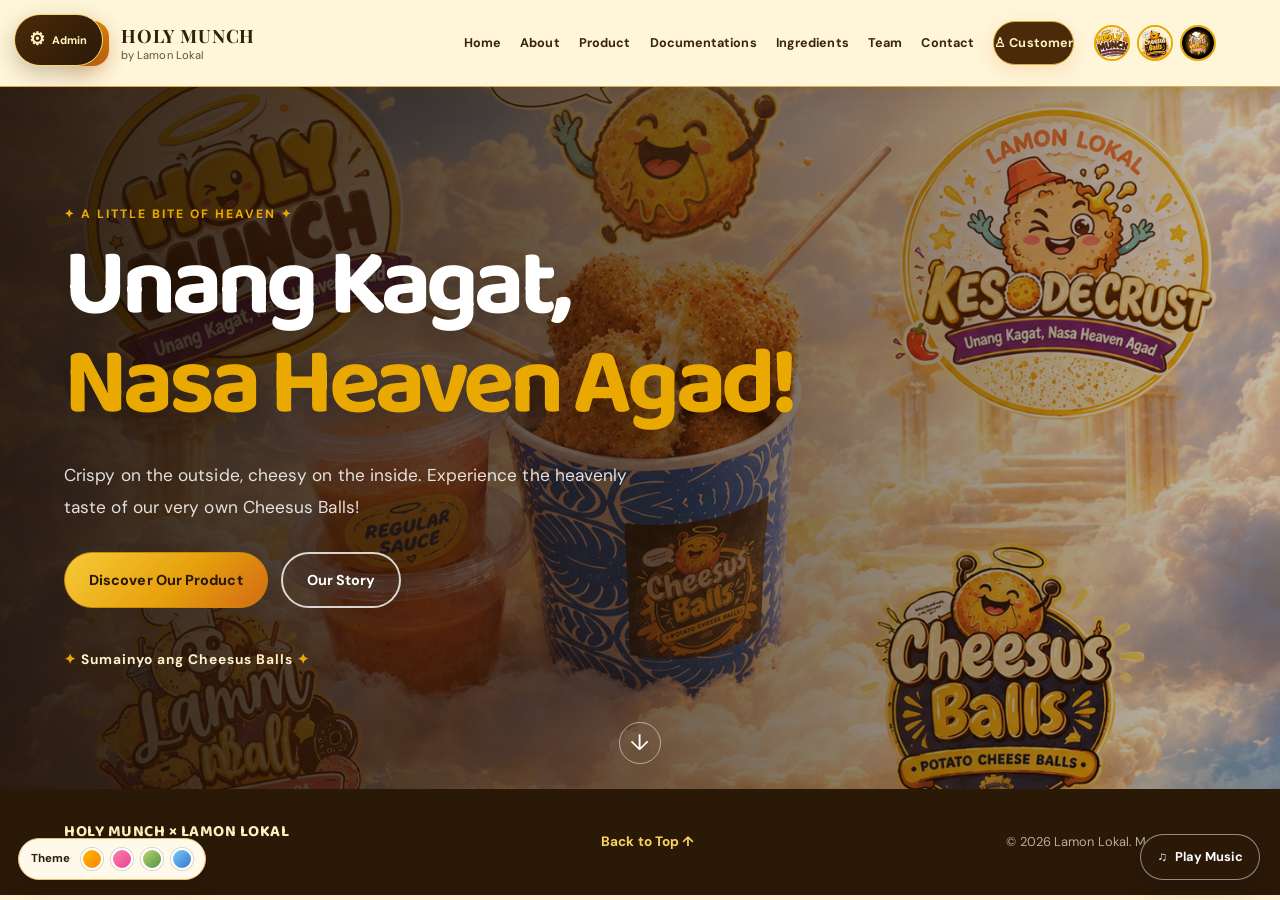
<file: index.html>
<!DOCTYPE html>

<html lang="en">
<head>
<meta charset="utf-8"/>
<meta content="width=device-width, initial-scale=1.0" name="viewport"/>
<meta content="#20170f" name="theme-color"/>
<meta content="Discover Cheesus Balls by Lamon Lokal x Holy Munch. Unang Kagat, Nasa Heaven Agad!" name="description"/>
<title>Holy Munch | Cheesus Balls</title>
<link href="https://fonts.googleapis.com" rel="preconnect"/>
<link crossorigin="" href="https://fonts.gstatic.com" rel="preconnect"/>
<link href="https://fonts.googleapis.com/css2?family=Baloo+2:wght@400;500;600;700;800&amp;family=Poppins:wght@300;400;500;600;700;800&amp;display=swap" rel="stylesheet"/>
<link href="style.css" rel="stylesheet"/>
<style>
        /* DOCUMENTATION DROPDOWN */
        .nav-dropdown {
            position: relative;
            display: flex;
            align-items: center;
        }

        .documentation-toggle {
            display: inline-flex;
            align-items: center;
            gap: 6px;
        }

        .dropdown-arrow {
            display: inline-block;
            transition: transform 0.25s ease;
        }

        .nav-dropdown:hover .dropdown-arrow,
        .nav-dropdown:focus-within .dropdown-arrow {
            transform: rotate(180deg);
        }

        .dropdown-menu {
            position: absolute;
            top: calc(100% + 12px);
            left: 0;
            z-index: 1000;
            min-width: 265px;
            padding: 10px;
            display: flex;
            flex-direction: column;
            gap: 4px;
            background: var(--card, #fff);
            border: 1px solid var(--border, #f0e3cc);
            border-radius: 14px;
            box-shadow: 0 15px 35px rgba(48, 39, 25, 0.15);
            opacity: 0;
            visibility: hidden;
            pointer-events: none;
            transform: translateY(8px);
            transition: opacity 0.22s ease, transform 0.22s ease,
                        visibility 0.22s ease;
        }

        .nav-dropdown:hover .dropdown-menu,
        .nav-dropdown:focus-within .dropdown-menu {
            opacity: 1;
            visibility: visible;
            pointer-events: auto;
            transform: translateY(0);
        }

        .dropdown-menu a {
            padding: 11px 13px;
            border-radius: 9px;
            line-height: 1.5;
            white-space: normal;
            font-size: 0.9rem;
            transition: background 0.2s ease, color 0.2s ease;
        }

        .dropdown-menu a:hover,
        .dropdown-menu a:focus-visible {
            background: var(--secondary, #ffe8a3);
            color: var(--text, #302719);
        }

        /* DOCUMENTATION DESIGN */
        .documentation-section {
            padding-top: 85px;
            padding-bottom: 85px;
        }

        .documentation-group {
            margin-top: 42px;
            scroll-margin-top: 110px;
        }

        .documentation-heading {
            display: flex;
            align-items: center;
            gap: 18px;
            margin-bottom: 24px;
        }

        .documentation-number {
            display: grid;
            place-items: center;
            flex-shrink: 0;
            width: 55px;
            height: 55px;
            border-radius: 17px;
            background: var(--secondary, #ffe8a3);
            color: var(--text, #302719);
            font-size: 1.05rem;
            font-weight: 800;
            box-shadow: 0 5px 14px rgba(48, 39, 25, 0.08);
        }

        .documentation-heading h3 {
            margin: 0 0 5px;
            line-height: 1.35;
        }

        .documentation-heading p {
            margin: 0;
            color: var(--muted, #766b5a);
            line-height: 1.7;
        }

        .documentation-grid {
            display: grid;
            grid-template-columns: repeat(3, minmax(0, 1fr));
            gap: 22px;
        }

        .documentation-card {
            height: 100%;
            overflow: hidden;
            background: var(--card, #fff);
            border: 1px solid var(--border, #f0e3cc);
            border-radius: 19px;
            box-shadow: 0 8px 25px rgba(48, 39, 25, 0.06);
            transition: transform 0.3s ease, box-shadow 0.3s ease;
        }

        .documentation-card:hover {
            transform: translateY(-6px);
            box-shadow: 0 16px 35px rgba(48, 39, 25, 0.13);
        }

        .documentation-card img {
            display: block;
            width: 100%;
            height: 230px;
            object-fit: cover;
            transition: transform 0.45s ease;
        }

        .documentation-card:hover img {
            transform: scale(1.035);
        }

        .documentation-text {
            padding: 22px;
        }

        .documentation-text > span {
            display: inline-block;
            margin-bottom: 9px;
            color: var(--primary-dark, #e49c00);
            font-size: 0.76rem;
            font-weight: 800;
            letter-spacing: 1.4px;
        }

        .documentation-text h4 {
            margin: 0 0 10px;
            line-height: 1.4;
        }

        .documentation-text p {
            margin: 0;
            color: var(--muted, #766b5a);
            font-size: 0.94rem;
            line-height: 1.8;
        }

        .documentation-note {
            margin-top: 25px;
            color: var(--muted, #766b5a);
            font-size: 0.9rem;
            line-height: 1.8;
        }

        .nav-links > a,
        .documentation-toggle {
            text-decoration: none;
        }

        /* RESPONSIVE DOCUMENTATION */
        @media (max-width: 1000px) {
            .documentation-grid {
                grid-template-columns: repeat(2, minmax(0, 1fr));
            }
        }

        @media (max-width: 768px) {
            .documentation-grid {
                grid-template-columns: 1fr;
            }

            .documentation-section {
                padding-top: 60px;
                padding-bottom: 60px;
            }

            .documentation-heading {
                align-items: flex-start;
                gap: 13px;
            }

            .documentation-number {
                width: 46px;
                height: 46px;
                border-radius: 14px;
            }

            .documentation-card img {
                height: 235px;
            }

            .nav-dropdown {
                display: block;
                width: 100%;
            }

            .nav-dropdown .documentation-toggle {
                display: flex;
                align-items: center;
                justify-content: space-between;
                width: 100%;
                box-sizing: border-box;
            }

            .dropdown-menu {
                position: static;
                display: none;
                min-width: 0;
                width: 100%;
                margin-top: 5px;
                box-sizing: border-box;
                opacity: 1;
                visibility: visible;
                pointer-events: auto;
                transform: none;
                box-shadow: none;
            }

            .nav-dropdown:hover .dropdown-menu,
            .nav-dropdown:focus-within .dropdown-menu {
                display: flex;
            }
        }

        
        #home {
            scroll-margin-top: 100px;
        }
    </style>
</head>
<body>
<a aria-label="Open admin dashboard" class="admin-icon-shortcut" href="admin.html" title="Admin Dashboard"><span aria-hidden="true">⚙</span><small>Admin</small></a>
<div class="intro" id="intro">
<div class="intro-light"></div>
<div aria-hidden="true" class="intro-balls">
<span>🥔</span>
<span>🧀</span>
<span>🥔</span>
<span>🧀</span>
<span>🥔</span>
</div>
<p class="intro-welcome">WELCOME TO</p>
<h1>Lamon Lokal <span>×</span> Holy Munch</h1>
<h2>✦ CHEESUS BALLS ✦</h2>
<p class="intro-tagline">Sumainyo ang sarap!</p>
<div aria-hidden="true" class="cheese-splash">🧀</div>
</div>
<!-- BACKGROUND MUSIC -->
<audio id="backgroundMusic" loop="" preload="auto" src="assets/music.mp3"></audio>
<button aria-label="Play background music" class="music-button" id="musicButton" title="Play or pause music" type="button">
        ♫ <span id="musicLabel">Play Music</span>
</button>
<!-- NAVIGATION -->
<header class="site-header">
<nav aria-label="Main navigation" class="navbar container">
<a class="site-name" href="#home">
<span class="brand-symbol">🧀</span>
<span>
<strong>HOLY MUNCH</strong>
<small>by Lamon Lokal</small>
</span>
</a>
<button aria-expanded="false" aria-label="Open navigation" class="menu-toggle" id="menuToggle" type="button">
                ☰
            </button>
<div class="nav-links" id="navLinks">
<a href="index.html#home">Home</a><a href="about.html">About</a>
<a href="product.html">Product</a><a href="documentation.html">Documentations</a>
<a href="ingredients.html">Ingredients</a><a href="team.html">Team</a>
<a href="contact.html">Contact</a>
<a aria-label="Customer page" class="customer-shortcut" href="user.html">♙ Customer</a>
</div>
<div aria-label="Our logos" class="header-logos">
<a href="about.html" title="Holy Munch Brand Logo">
<img alt="Holy Munch brand logo" src="assets/brand-logo.png"/>
</a>
<a href="product.html" title="Cheesus Balls Product Logo">
<img alt="Cheesus Balls product logo" src="assets/product-logo.png"/>
</a>
<a href="team.html" title="Lamon Lokal Group Logo">
<img alt="Lamon Lokal group logo" src="assets/group-logo.png"/>
</a>
</div>
</nav>
</header>
<main>
<!-- HOME -->
<section class="hero" id="home">
<video class="hero-video" id="heroVideo" loop muted playsinline preload="auto" poster="assets/cheesus-balls.jpg">
<source src="assets/cheesus-background.mp4" type="video/mp4"/>
</video>
<div class="hero-overlay"></div>
<div class="hero-content container">
<p class="eyebrow">✦ A LITTLE BITE OF HEAVEN ✦</p>
<h1>
                    Unang Kagat,<br/>
<span>Nasa Heaven Agad!</span>
</h1>
<p class="hero-description">
                    Crispy on the outside, cheesy on the inside.
                    Experience the heavenly taste of our very own Cheesus Balls!
                </p>
<div class="hero-buttons">
<a class="button button-primary" href="product.html">Discover Our Product</a>
<a class="button button-outline" href="about.html">Our Story</a>
</div>
<div class="hero-caption">
<span>✦</span> Sumainyo ang Cheesus Balls <span>✦</span>
</div>
</div>
<a aria-label="Explore our story" class="scroll-down" href="about.html">↓</a>
</section>
<!-- ABOUT -->
<!-- PRODUCT -->
<!-- PRODUCT -->
<!-- WHY HOLY MUNCH -->

<!-- DOCUMENTATION -->

<!-- TEAM -->
<!-- CONTACT -->
</main>
<!-- FOOTER -->
<footer class="footer">
<div class="container footer-inner">
<div>
<strong>HOLY MUNCH × LAMON LOKAL</strong>
<p>Cheesus Balls • BSIT-2B</p>
</div>
<a href="#home">Back to Top ↑</a>
<p class="copyright">
                © <span id="year"></span> Lamon Lokal. Made with 💛
            </p>
</div>
</footer>
<!-- THEME SWITCHER -->
<div aria-label="Change website theme" class="theme-panel">
<span>Theme</span>
<button aria-label="Gold and orange theme" class="theme-swatch theme-gold" data-primary="#ffb703" data-secondary="#fb8500" title="Gold theme" type="button"></button>
<button aria-label="Pink theme" class="theme-swatch theme-pink" data-primary="#ff80ab" data-secondary="#e84393" title="Pink theme" type="button"></button>
<button aria-label="Green theme" class="theme-swatch theme-green" data-primary="#b7d66b" data-secondary="#568f45" title="Green theme" type="button"></button>
<button aria-label="Blue theme" class="theme-swatch theme-blue" data-primary="#79c8ff" data-secondary="#3478c8" title="Blue theme" type="button"></button>
</div>
<!-- KEEP YOUR EXISTING JAVASCRIPT -->
<script src="script.js"></script>
</body>
</html>
</file>
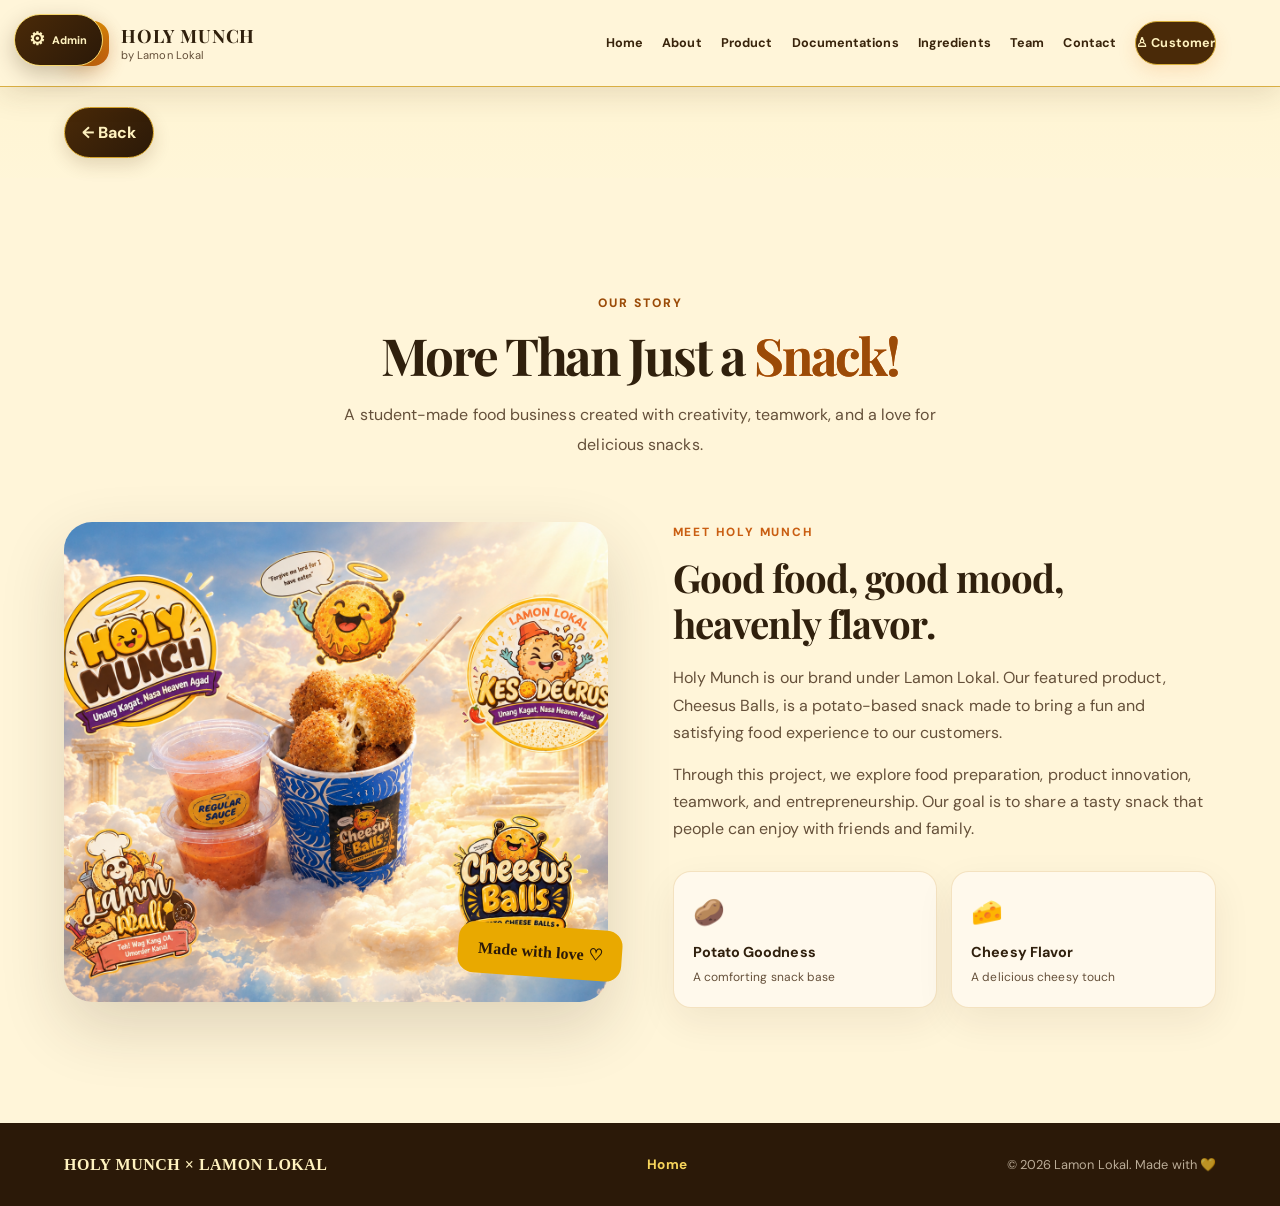
<file: about.html>
<!DOCTYPE html><html lang="en"><head><meta charset="UTF-8"><meta name="viewport" content="width=device-width, initial-scale=1.0"><title>About Holy Munch | Holy Munch</title><link rel="stylesheet" href="style.css"></head><body>
<a aria-label="Open admin dashboard" class="admin-icon-shortcut" href="admin.html" title="Admin Dashboard"><span aria-hidden="true">⚙</span><small>Admin</small></a>
<header class="site-header"><nav class="navbar container" aria-label="Main navigation">
<a class="site-name" href="index.html"><span class="brand-symbol">🧀</span><span><strong>HOLY MUNCH</strong><small>by Lamon Lokal</small></span></a>
<button class="menu-toggle" id="menuToggle" type="button" aria-label="Open navigation" aria-expanded="false">☰</button>
<div class="nav-links" id="navLinks"><a href="index.html#home">Home</a><a href="about.html">About</a><a href="product.html">Product</a><a href="documentation.html">Documentations</a><a href="ingredients.html">Ingredients</a><a href="team.html">Team</a><a href="contact.html">Contact</a><a class="customer-shortcut" href="user.html">♙ Customer</a></div></nav></header><main><div class="container"><button class="back-button" type="button" onclick="if(history.length>1){history.back()}else{location.href='index.html'}">← Back</button></div><section class="section about-section" id="about">
            <div class="container">

                <div class="section-heading reveal">
                    <p class="eyebrow">OUR STORY</p>
                    <h2>More Than Just a <span>Snack!</span></h2>
                    <p>
                        A student-made food business created with creativity,
                        teamwork, and a love for delicious snacks.
                    </p>
                </div>

                <div class="about-grid">
                    <div class="about-image reveal">
                        <img src="assets/cheesus-balls.jpg"
                            alt="Cheesus Balls potato cheese snack" loading="lazy">
                        <div class="image-sticker">Made with love ♡</div>
                    </div>

                    <div class="about-content reveal">
                        <span class="mini-label">MEET HOLY MUNCH</span>
                        <h3>Good food, good mood, heavenly flavor.</h3>

                        <p>
                            Holy Munch is our brand under Lamon Lokal.
                            Our featured product, Cheesus Balls, is a potato-based
                            snack made to bring a fun and satisfying food
                            experience to our customers.
                        </p>

                        <p>
                            Through this project, we explore food preparation,
                            product innovation, teamwork, and entrepreneurship.
                            Our goal is to share a tasty snack that people can
                            enjoy with friends and family.
                        </p>

                        <div class="about-facts">
                            <div class="about-card">
                                <span>🥔</span>
                                <strong>Potato Goodness</strong>
                                <small>A comforting snack base</small>
                            </div>

                            <div class="about-card">
                                <span>🧀</span>
                                <strong>Cheesy Flavor</strong>
                                <small>A delicious cheesy touch</small>
                            </div>
                        </div>
                    </div>
                </div>

            </div>
        </section></main>
<footer class="footer"><div class="container footer-inner"><strong>HOLY MUNCH × LAMON LOKAL</strong><a href="index.html">Home</a><p>© 2026 Lamon Lokal. Made with 💛</p></div></footer><script src="script.js"></script></body></html>
</file>
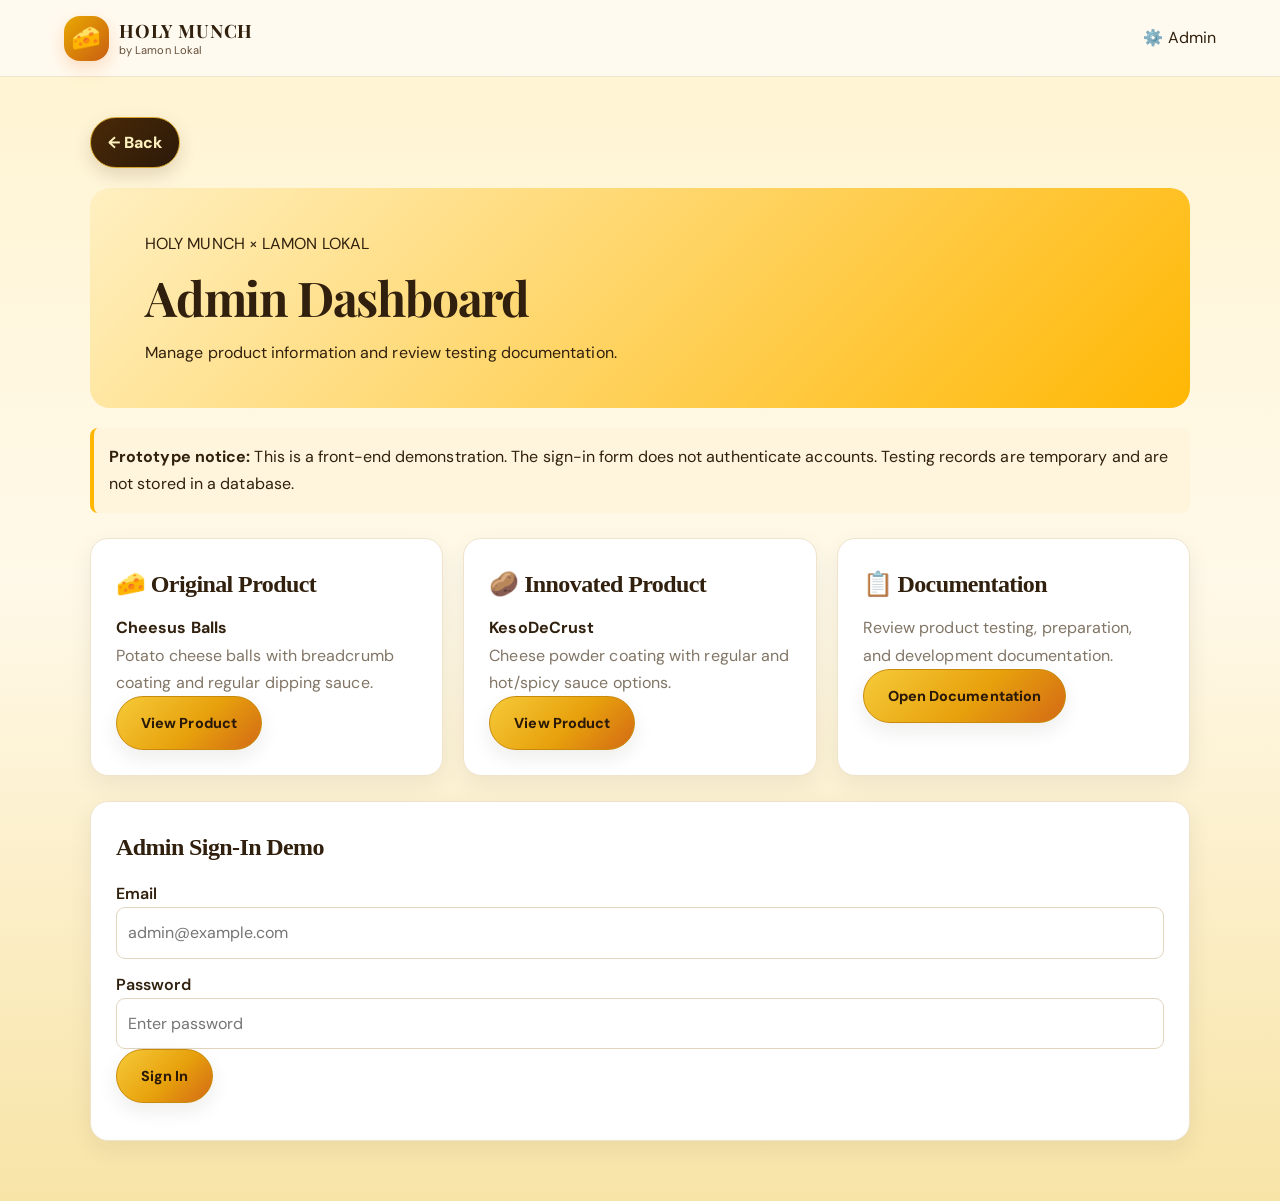
<file: admin.html>
<!DOCTYPE html><html lang="en"><head><meta charset="UTF-8"><meta name="viewport" content="width=device-width, initial-scale=1.0"><title>Admin Dashboard | Holy Munch</title><link rel="stylesheet" href="style.css"><style>
.admin-page{max-width:1100px;width:90%;margin:20px auto 60px}.admin-banner{padding:42px 5%;background:linear-gradient(135deg,#fff0c2,#ffb703);border-radius:20px}.admin-banner h1{font-size:clamp(2rem,5vw,3rem);margin:0}.admin-grid{display:grid;grid-template-columns:repeat(auto-fit,minmax(230px,1fr));gap:20px;margin-top:25px}.admin-card{background:#fff;padding:25px;border:1px solid #f0e3cc;border-radius:18px;box-shadow:0 8px 25px #20170f12}.admin-card h2{margin:0 0 10px;font-family:"Baloo 2",cursive}.admin-card p{color:#817565}.admin-form label{display:block;margin-top:12px;font-weight:600}.admin-form input{width:100%;padding:11px;border:1px solid #e3d5bd;border-radius:9px;font:inherit}.admin-message{margin-top:12px;color:#367a35}.notice{background:#fff5dc;padding:15px;border-left:4px solid #ffb703;border-radius:8px;margin:20px 0}</style></head><body>
<header class="page-topbar"><div class="page-topbar-inner"><a class="site-name" href="index.html"><span class="brand-symbol">🧀</span><span><strong>HOLY MUNCH</strong><small>by Lamon Lokal</small></span></a><span>⚙️ Admin</span></div></header>
<main class="admin-page"><button class="back-button" type="button" onclick="if(history.length>1){history.back()}else{location.href='index.html'}">← Back</button><section class="admin-banner"><p>HOLY MUNCH × LAMON LOKAL</p><h1>Admin Dashboard</h1><p>Manage product information and review testing documentation.</p></section>
<div class="notice"><strong>Prototype notice:</strong> This is a front-end demonstration. The sign-in form does not authenticate accounts. Testing records are temporary and are not stored in a database.</div>
<section class="admin-grid"><article class="admin-card"><h2>🧀 Original Product</h2><strong>Cheesus Balls</strong><p>Potato cheese balls with breadcrumb coating and regular dipping sauce.</p><a class="button button-primary" href="product.html">View Product</a></article>
<article class="admin-card"><h2>🥔 Innovated Product</h2><strong>KesoDeCrust</strong><p>Cheese powder coating with regular and hot/spicy sauce options.</p><a class="button button-primary" href="product.html">View Product</a></article>
<article class="admin-card"><h2>📋 Documentation</h2><p>Review product testing, preparation, and development documentation.</p><a class="button button-primary" href="documentation.html">Open Documentation</a></article></section>
<section class="admin-card" style="margin-top:25px"><h2>Admin Sign-In Demo</h2><form class="admin-form" id="adminForm"><label for="adminEmail">Email</label><input id="adminEmail" type="email" placeholder="admin@example.com" required><label for="adminPassword">Password</label><input id="adminPassword" type="password" placeholder="Enter password" required><button class="button button-primary" type="submit">Sign In</button><p class="admin-message" id="adminMessage" aria-live="polite"></p></form></section></main>
<script>document.getElementById("adminForm").addEventListener("submit",function(event){event.preventDefault();document.getElementById("adminMessage").textContent="Demo only: connect PHP and MySQL for secure administrator login.";});</script></body></html>
</file>
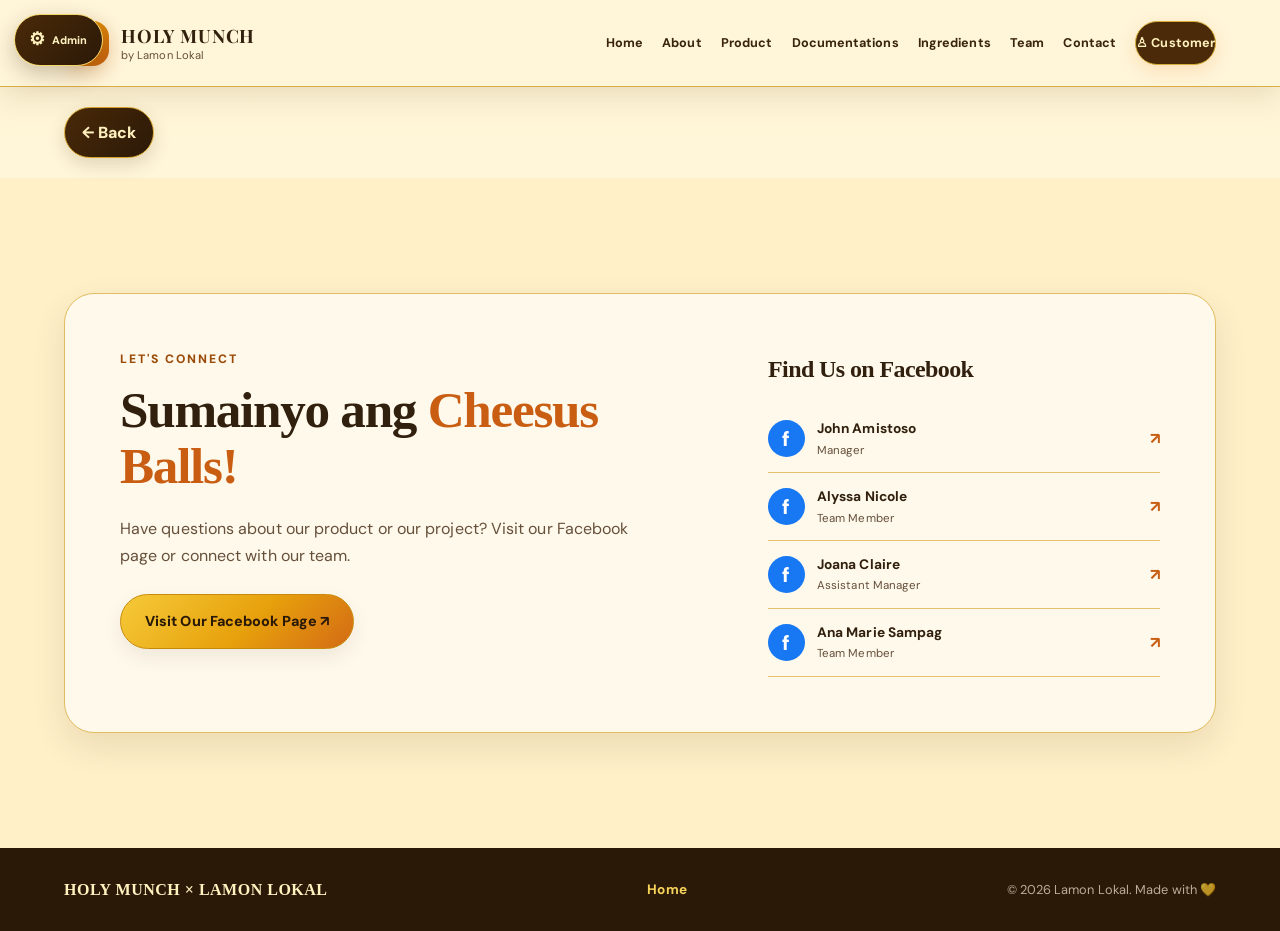
<file: contact.html>
<!DOCTYPE html><html lang="en"><head><meta charset="UTF-8"><meta name="viewport" content="width=device-width, initial-scale=1.0"><title>Contact Holy Munch | Holy Munch</title><link rel="stylesheet" href="style.css"></head><body>
<a aria-label="Open admin dashboard" class="admin-icon-shortcut" href="admin.html" title="Admin Dashboard"><span aria-hidden="true">⚙</span><small>Admin</small></a>
<header class="site-header"><nav class="navbar container" aria-label="Main navigation">
<a class="site-name" href="index.html"><span class="brand-symbol">🧀</span><span><strong>HOLY MUNCH</strong><small>by Lamon Lokal</small></span></a>
<button class="menu-toggle" id="menuToggle" type="button" aria-label="Open navigation" aria-expanded="false">☰</button>
<div class="nav-links" id="navLinks"><a href="index.html#home">Home</a><a href="about.html">About</a><a href="product.html">Product</a><a href="documentation.html">Documentations</a><a href="ingredients.html">Ingredients</a><a href="team.html">Team</a><a href="contact.html">Contact</a><a class="customer-shortcut" href="user.html">♙ Customer</a></div></nav></header><main><div class="container"><button class="back-button" type="button" onclick="if(history.length>1){history.back()}else{location.href='index.html'}">← Back</button></div><section class="section contact-section" id="contact">
            <div class="container">

                <div class="contact-card reveal">
                    <div class="contact-content">
                        <p class="eyebrow">LET'S CONNECT</p>
                        <h2>Sumainyo ang <span>Cheesus Balls!</span></h2>

                        <p>
                            Have questions about our product or our project?
                            Visit our Facebook page or connect with our team.
                        </p>

                        <a class="button button-primary"
                            href="https://www.facebook.com/profile.php?id=61595002588488"
                            target="_blank" rel="noopener noreferrer">
                            Visit Our Facebook Page ↗
                        </a>
                    </div>

                    <div class="contact-links">
                        <h3>Find Us on Facebook</h3>

                        <a href="https://www.facebook.com/john.nofies.2025"
                            target="_blank" rel="noopener noreferrer">
                            <span class="facebook-icon">f</span>
                            <span><strong>John Amistoso</strong><small>Manager</small></span>
                            <span class="contact-arrow">↗</span>
                        </a>

                        <a href="https://www.facebook.com/alyssanicole.jatulan"
                            target="_blank" rel="noopener noreferrer">
                            <span class="facebook-icon">f</span>
                            <span><strong>Alyssa Nicole</strong><small>Team Member</small></span>
                            <span class="contact-arrow">↗</span>
                        </a>

                        <a href="https://www.facebook.com/joana.claire.lopido.1.jclopido"
                            target="_blank" rel="noopener noreferrer">
                            <span class="facebook-icon">f</span>
                            <span><strong>Joana Claire</strong><small>Assistant Manager</small></span>
                            <span class="contact-arrow">↗</span>
                        </a>

                        <a href="https://www.facebook.com/anasampag"
                            target="_blank" rel="noopener noreferrer">
                            <span class="facebook-icon">f</span>
                            <span><strong>Ana Marie Sampag</strong><small>Team Member</small></span>
                            <span class="contact-arrow">↗</span>
                        </a>
                    </div>
                </div>

            </div>
        </section></main>
<footer class="footer"><div class="container footer-inner"><strong>HOLY MUNCH × LAMON LOKAL</strong><a href="index.html">Home</a><p>© 2026 Lamon Lokal. Made with 💛</p></div></footer><script src="script.js"></script></body></html>
</file>
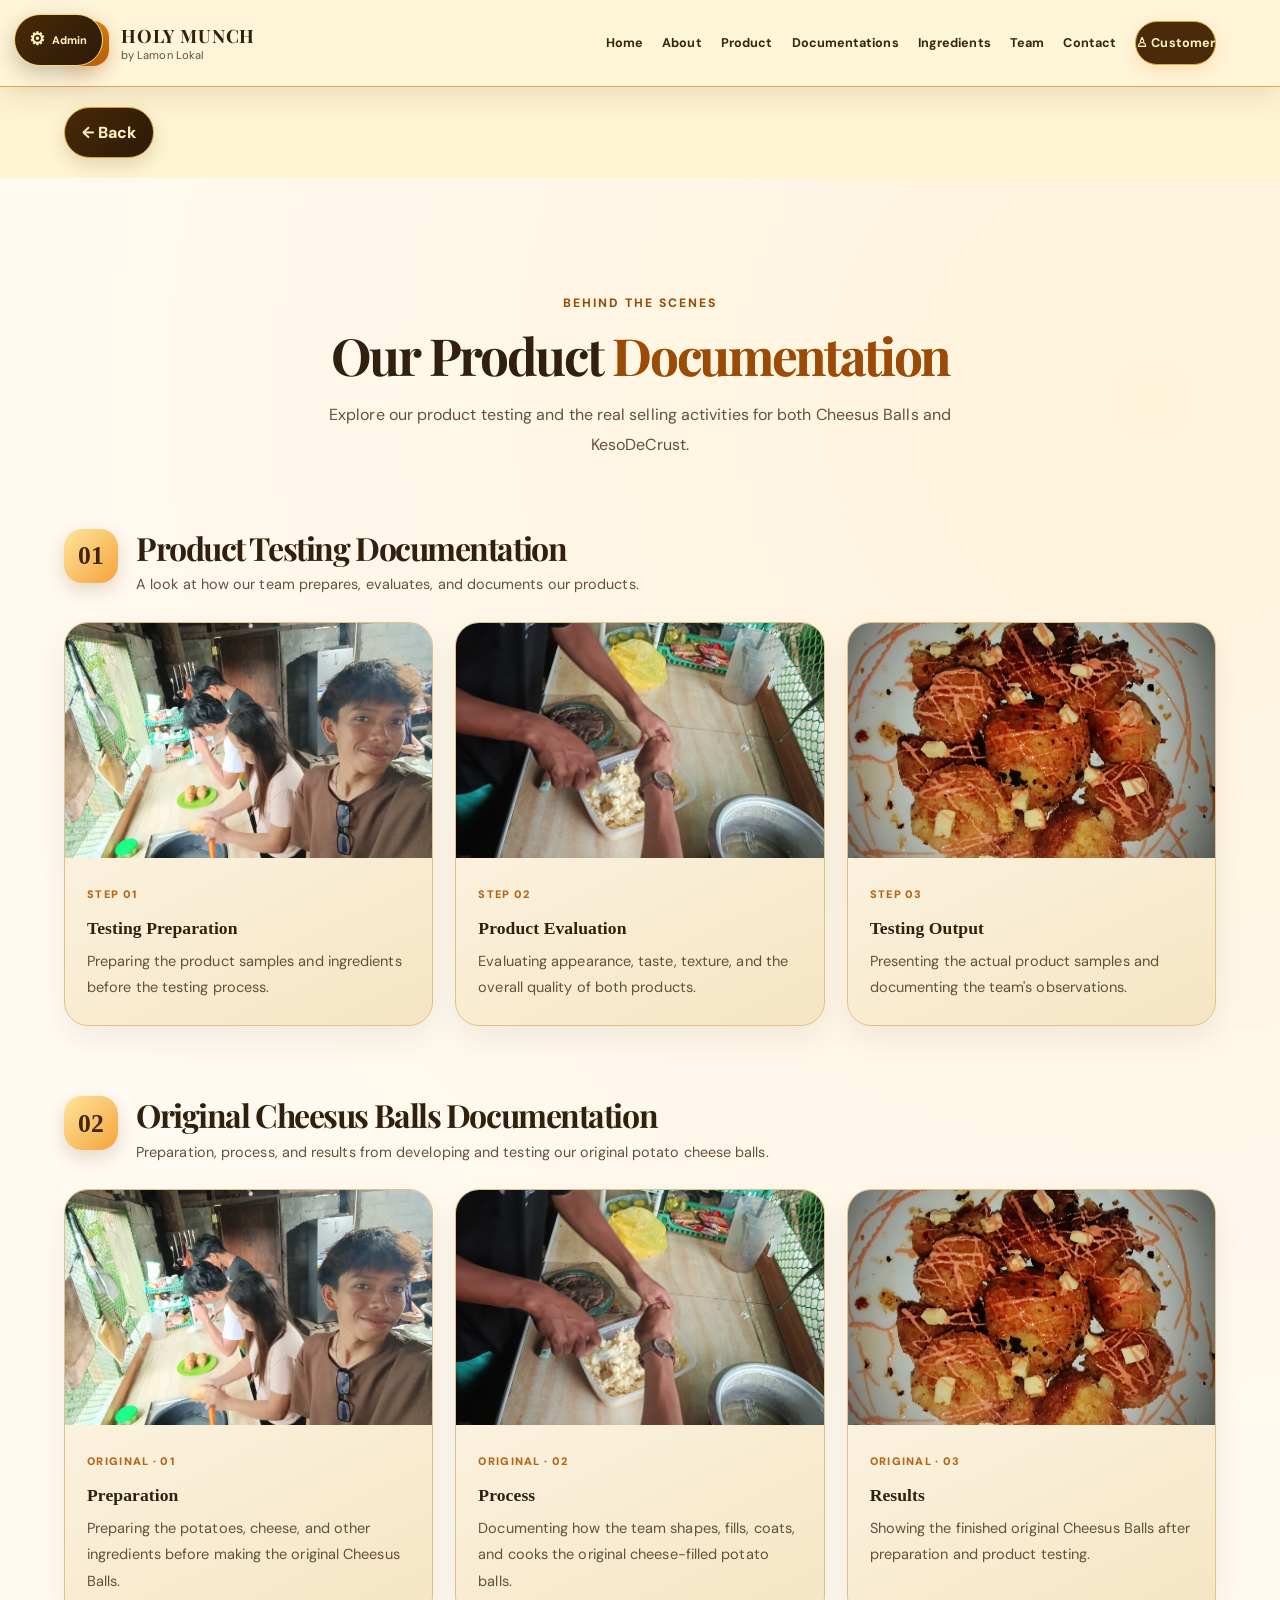
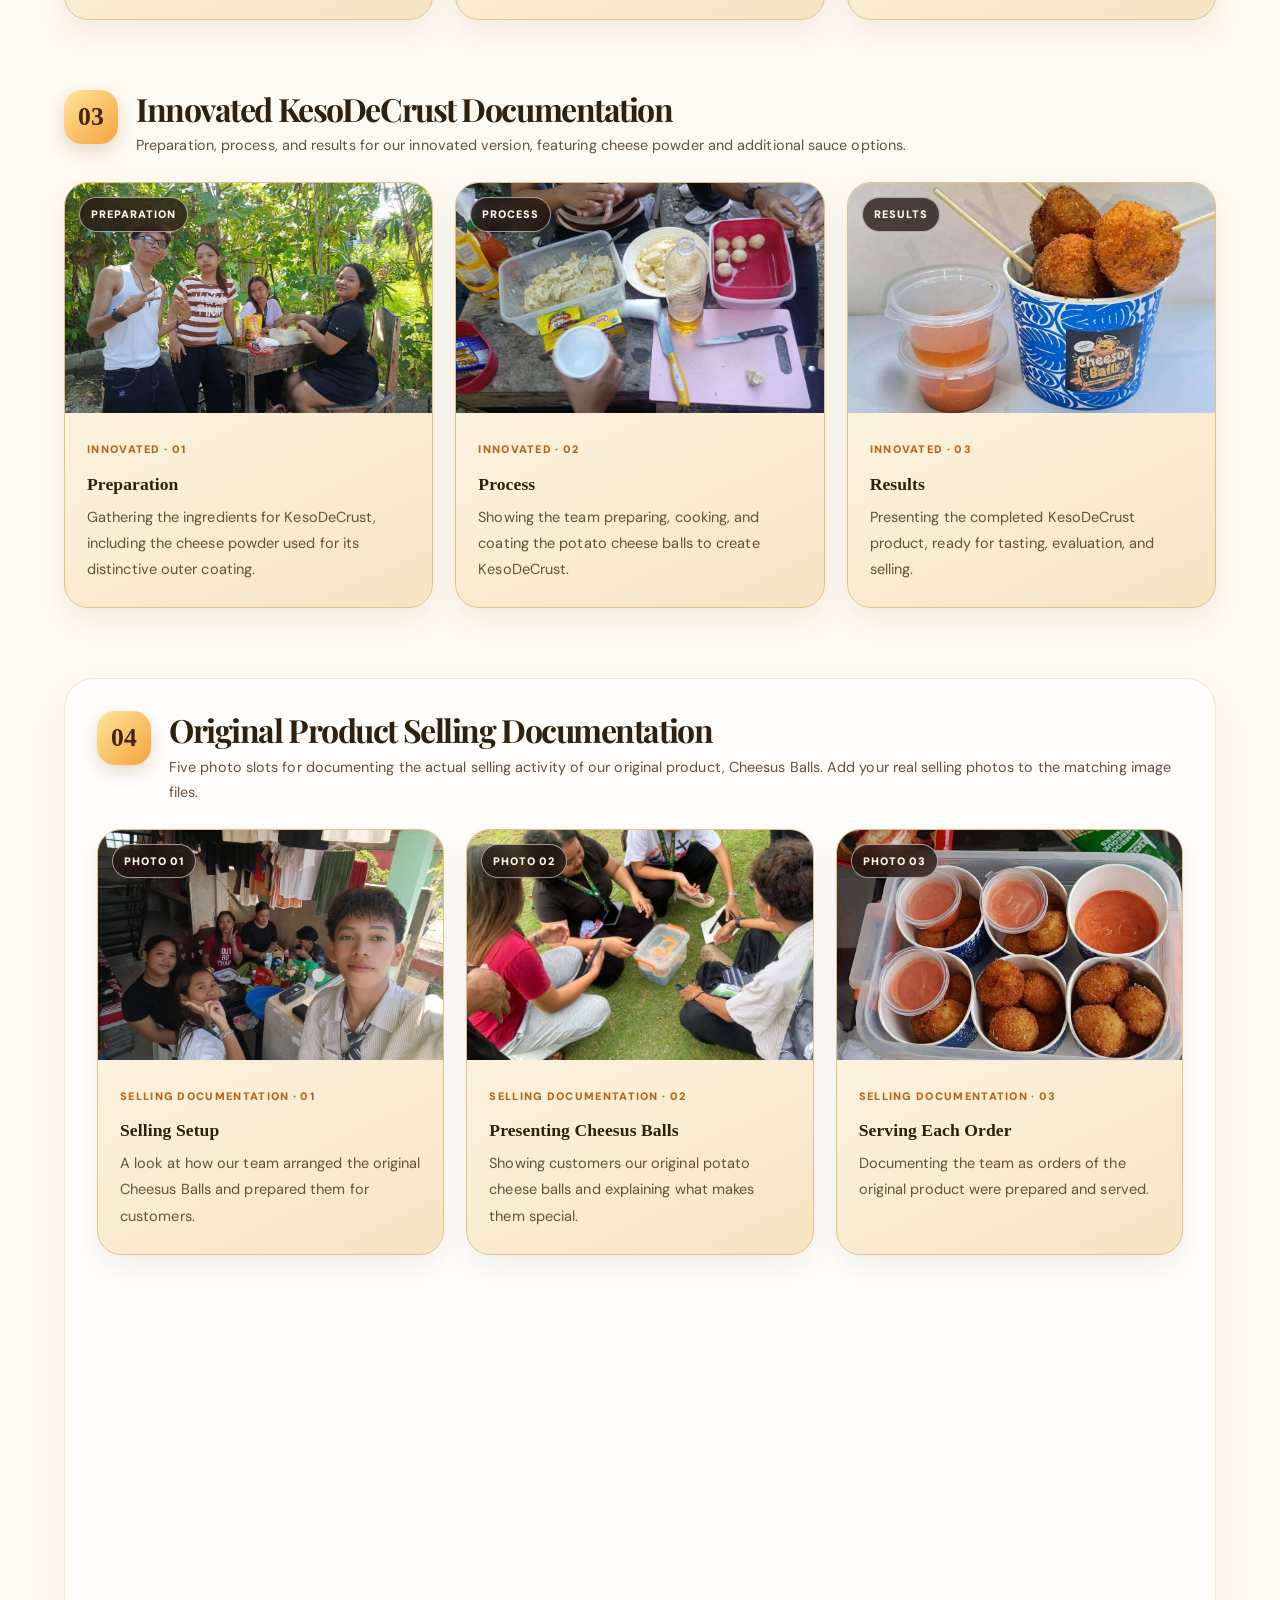
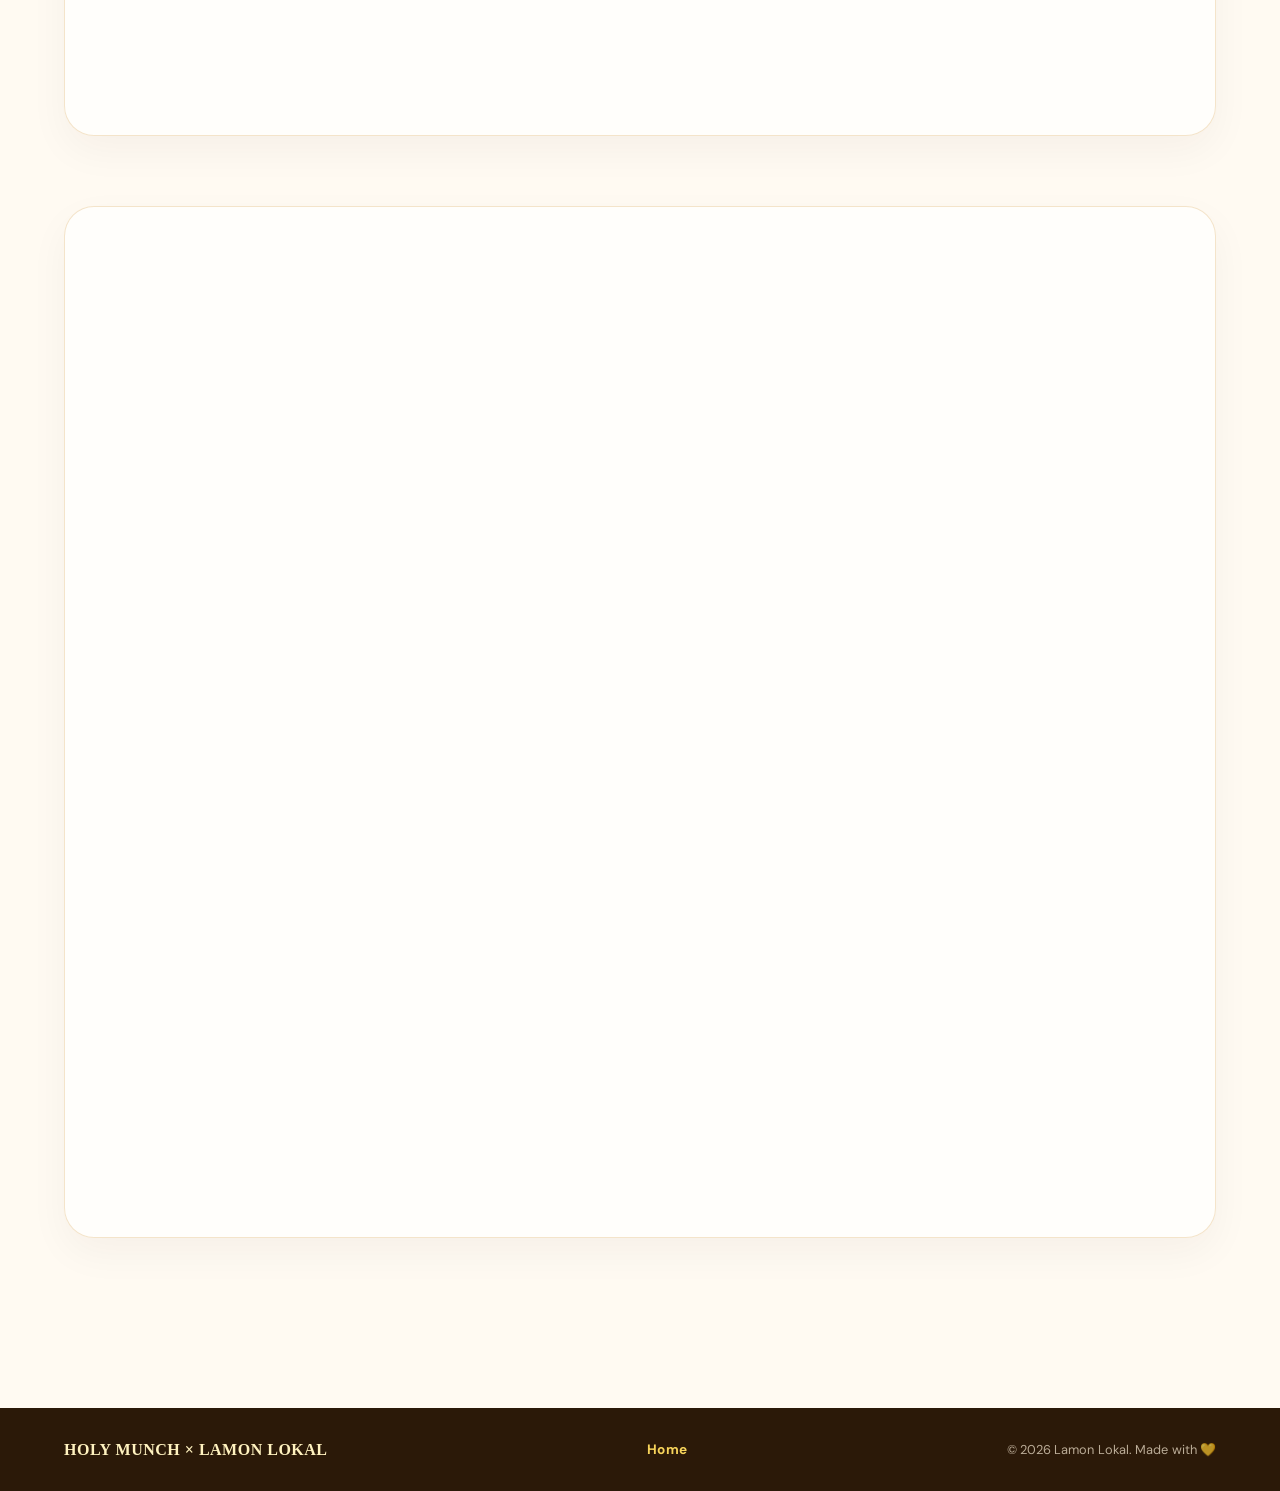
<file: documentation.html>
<!DOCTYPE html><html lang="en"><head><meta charset="UTF-8"><meta name="viewport" content="width=device-width, initial-scale=1.0"><title>Product Documentations | Holy Munch</title><link rel="stylesheet" href="style.css"></head><body>
<a aria-label="Open admin dashboard" class="admin-icon-shortcut" href="admin.html" title="Admin Dashboard"><span aria-hidden="true">⚙</span><small>Admin</small></a>
<header class="site-header"><nav class="navbar container" aria-label="Main navigation">
<a class="site-name" href="index.html"><span class="brand-symbol">🧀</span><span><strong>HOLY MUNCH</strong><small>by Lamon Lokal</small></span></a>
<button class="menu-toggle" id="menuToggle" type="button" aria-label="Open navigation" aria-expanded="false">☰</button>
<div class="nav-links" id="navLinks"><a href="index.html#home">Home</a><a href="about.html">About</a><a href="product.html">Product</a><a href="documentation.html">Documentations</a><a href="ingredients.html">Ingredients</a><a href="team.html">Team</a><a href="contact.html">Contact</a><a class="customer-shortcut" href="user.html">♙ Customer</a></div></nav></header><main><div class="container"><button class="back-button" type="button" onclick="if(history.length>1){history.back()}else{location.href='index.html'}">← Back</button></div><section class="section documentation-section" id="documentation">
            <div class="container">

                <div class="section-heading reveal">
                    <p class="eyebrow">BEHIND THE SCENES</p>
                    <h2>Our Product <span>Documentation</span></h2>
                    <p>
                        Explore our product testing and the real selling activities for
                        both Cheesus Balls and KesoDeCrust.
                    </p>
                </div>

                <!-- 1. PRODUCT TESTING DOCUMENTATION (preserved from the original page) -->
                <div class="documentation-group" id="product-testing">
                    <div class="documentation-heading reveal">
                        <span class="documentation-number">01</span>
                        <div>
                            <h3>Product Testing Documentation</h3>
                            <p>A look at how our team prepares, evaluates, and documents our products.</p>
                        </div>
                    </div>
                    <div class="documentation-grid">
                        <article class="documentation-card reveal">
                            <img src="assets/testing-1.jpg" alt="Holy Munch product testing preparation" loading="lazy">
                            <div class="documentation-text">
                                <span>STEP 01</span>
                                <h4>Testing Preparation</h4>
                                <p>Preparing the product samples and ingredients before the testing process.</p>
                            </div>
                        </article>
                        <article class="documentation-card reveal">
                            <img src="assets/testing-2.jpg" alt="Holy Munch product evaluation" loading="lazy">
                            <div class="documentation-text">
                                <span>STEP 02</span>
                                <h4>Product Evaluation</h4>
                                <p>Evaluating appearance, taste, texture, and the overall quality of both products.</p>
                            </div>
                        </article>
                        <article class="documentation-card reveal">
                            <img src="assets/testing-3.jpg" alt="Finished potato cheese balls after testing" loading="lazy">
                            <div class="documentation-text">
                                <span>STEP 03</span>
                                <h4>Testing Output</h4>
                                <p>Presenting the actual product samples and documenting the team's observations.</p>
                            </div>
                        </article>
                    </div>
                </div>

                <!-- 1. ORIGINAL PRODUCT DOCUMENTATION -->
                <div class="documentation-group" id="original-product-documentation">
                    <div class="documentation-heading reveal">
                        <span class="documentation-number">02</span>
                        <div>
                            <h3>Original Cheesus Balls Documentation</h3>
                            <p>Preparation, process, and results from developing and testing our original potato cheese balls.</p>
                        </div>
                    </div>
                    <div class="documentation-grid">
                        <article class="documentation-card reveal">
                            <img src="assets/testing-1.jpg" alt="Original Cheesus Balls preparation" loading="lazy">
                            <div class="documentation-text"><span>ORIGINAL · 01</span><h4>Preparation</h4><p>Preparing the potatoes, cheese, and other ingredients before making the original Cheesus Balls.</p></div>
                        </article>
                        <article class="documentation-card reveal">
                            <img src="assets/testing-2.jpg" alt="Original Cheesus Balls preparation process" loading="lazy">
                            <div class="documentation-text"><span>ORIGINAL · 02</span><h4>Process</h4><p>Documenting how the team shapes, fills, coats, and cooks the original cheese-filled potato balls.</p></div>
                        </article>
                        <article class="documentation-card reveal">
                            <img src="assets/testing-3.jpg" alt="Original Cheesus Balls final results" loading="lazy">
                            <div class="documentation-text"><span>ORIGINAL · 03</span><h4>Results</h4><p>Showing the finished original Cheesus Balls after preparation and product testing.</p></div>
                        </article>
                    </div>
                </div>

                <!-- 2. INNOVATED PRODUCT DOCUMENTATION -->
                <div class="documentation-group" id="innovated-product-documentation">
                    <div class="documentation-heading reveal">
                        <span class="documentation-number">03</span>
                        <div>
                            <h3>Innovated KesoDeCrust Documentation</h3>
                            <p>Preparation, process, and results for our innovated version, featuring cheese powder and additional sauce options.</p>
                        </div>
                    </div>
                    <div class="documentation-grid">
                        <article class="documentation-card reveal">
                            <div class="documentation-image-wrap photo-missing" data-photo="innovated-testing-1.jpg"><img src="assets/innovated-1.jpg" alt="KesoDeCrust preparation" loading="lazy" onerror="this.style.display='none';this.parentElement.classList.add('is-empty')"><span class="photo-number">PREPARATION</span></div>
                            <div class="documentation-text"><span>INNOVATED · 01</span><h4>Preparation</h4><p>Gathering the ingredients for KesoDeCrust, including the cheese powder used for its distinctive outer coating.</p></div>
                        </article>
                        <article class="documentation-card reveal">
                            <div class="documentation-image-wrap photo-missing" data-photo="innovated-testing-2.jpg"><img src="assets/innovated-2.jpg" alt="KesoDeCrust preparation process" loading="lazy" onerror="this.style.display='none';this.parentElement.classList.add('is-empty')"><span class="photo-number">PROCESS</span></div>
                            <div class="documentation-text"><span>INNOVATED · 02</span><h4>Process</h4><p>Showing the team preparing, cooking, and coating the potato cheese balls to create KesoDeCrust.</p></div>
                        </article>
                        <article class="documentation-card reveal">
                            <div class="documentation-image-wrap photo-missing" data-photo="innovated-testing-3.jpg"><img src="assets/innovated-3.jpg" alt="Finished KesoDeCrust results" loading="lazy" onerror="this.style.display='none';this.parentElement.classList.add('is-empty')"><span class="photo-number">RESULTS</span></div>
                            <div class="documentation-text"><span>INNOVATED · 03</span><h4>Results</h4><p>Presenting the completed KesoDeCrust product, ready for tasting, evaluation, and selling.</p></div>
                        </article>
                    </div>
                </div>

                <!-- 3. ORIGINAL PRODUCT SELLING DOCUMENTATION -->
                <div class="documentation-group selling-doc-group" id="original-documentation">
                    <div class="documentation-heading reveal">
                        <span class="documentation-number">04</span>
                        <div>
                            <h3>Original Product Selling Documentation</h3>
                            <p>Five photo slots for documenting the actual selling activity of our original product, Cheesus Balls. Add your real selling photos to the matching image files.</p>
                        </div>
                    </div>
                    <div class="documentation-grid selling-documentation-grid">
                        <article class="documentation-card selling-doc-card reveal">
                            <div class="documentation-image-wrap photo-missing" data-photo="original-selling-1.jpg"><img src="assets/original-selling-1.jpg" alt="Selling Setup documentation photo" loading="lazy" onerror="this.style.display='none';this.parentElement.classList.add('is-empty')"><span class="photo-number">PHOTO 01</span></div>
                            <div class="documentation-text">
                                <span>SELLING DOCUMENTATION · 01</span>
                                <h4>Selling Setup</h4>
                                <p>A look at how our team arranged the original Cheesus Balls and prepared them for customers.</p>
                            </div>
                        </article>
                        <article class="documentation-card selling-doc-card reveal">
                            <div class="documentation-image-wrap photo-missing" data-photo="original-selling-2.jpg"><img src="assets/original-selling-2.jpg" alt="Presenting Cheesus Balls documentation photo" loading="lazy" onerror="this.style.display='none';this.parentElement.classList.add('is-empty')"><span class="photo-number">PHOTO 02</span></div>
                            <div class="documentation-text">
                                <span>SELLING DOCUMENTATION · 02</span>
                                <h4>Presenting Cheesus Balls</h4>
                                <p>Showing customers our original potato cheese balls and explaining what makes them special.</p>
                            </div>
                        </article>
                        <article class="documentation-card selling-doc-card reveal">
                            <div class="documentation-image-wrap photo-missing" data-photo="original-selling-3.jpg"><img src="assets/original-selling-3.jpg" alt="Serving Each Order documentation photo" loading="lazy" onerror="this.style.display='none';this.parentElement.classList.add('is-empty')"><span class="photo-number">PHOTO 03</span></div>
                            <div class="documentation-text">
                                <span>SELLING DOCUMENTATION · 03</span>
                                <h4>Serving Each Order</h4>
                                <p>Documenting the team as orders of the original product were prepared and served.</p>
                            </div>
                        </article>
                        <article class="documentation-card selling-doc-card reveal">
                            <div class="documentation-image-wrap photo-missing" data-photo="original-selling-4.jpg"><img src="assets/original-selling-4.jpg" alt="Customer Interaction documentation photo" loading="lazy" onerror="this.style.display='none';this.parentElement.classList.add('is-empty')"><span class="photo-number">PHOTO 04</span></div>
                            <div class="documentation-text">
                                <span>SELLING DOCUMENTATION · 04</span>
                                <h4>Customer Interaction</h4>
                                <p>Capturing the conversations and service involved in offering Cheesus Balls to customers.</p>
                            </div>
                        </article>
                        <article class="documentation-card selling-doc-card reveal">
                            <div class="documentation-image-wrap photo-missing" data-photo="original-selling-5.jpg"><img src="assets/original-selling-5.jpg" alt="Original Product Selling documentation photo" loading="lazy" onerror="this.style.display='none';this.parentElement.classList.add('is-empty')"><span class="photo-number">PHOTO 05</span></div>
                            <div class="documentation-text">
                                <span>SELLING DOCUMENTATION · 05</span>
                                <h4>Original Product Selling</h4>
                                <p>A memory from the selling activity featuring our classic breadcrumb-coated, cheese-filled snack.</p>
                            </div>
                        </article>
                    </div>
                </div>

                <!-- 4. INNOVATED PRODUCT SELLING DOCUMENTATION -->
                <div class="documentation-group selling-doc-group" id="innovated-documentation">
                    <div class="documentation-heading reveal">
                        <span class="documentation-number">05</span>
                        <div>
                            <h3>Innovated Product Selling Documentation</h3>
                            <p>Five photo slots for documenting the actual selling activity of KesoDeCrust. Add your real selling photos to the matching image files.</p>
                        </div>
                    </div>
                    <div class="documentation-grid selling-documentation-grid">
                        <article class="documentation-card selling-doc-card reveal">
                            <div class="documentation-image-wrap photo-missing" data-photo="innovated-selling-1.jpg"><img src="assets/innovated-selling-1.jpg" alt="KesoDeCrust Display documentation photo" loading="lazy" onerror="this.style.display='none';this.parentElement.classList.add('is-empty')"><span class="photo-number">PHOTO 01</span></div>
                            <div class="documentation-text">
                                <span>SELLING DOCUMENTATION · 01</span>
                                <h4>KesoDeCrust Display</h4>
                                <p>Presenting our innovated product with its extra cheese powder coating during the selling activity.</p>
                            </div>
                        </article>
                        <article class="documentation-card selling-doc-card reveal">
                            <div class="documentation-image-wrap photo-missing" data-photo="innovated-selling-2.jpg"><img src="assets/innovated-selling-2.jpg" alt="Introducing the Innovation documentation photo" loading="lazy" onerror="this.style.display='none';this.parentElement.classList.add('is-empty')"><span class="photo-number">PHOTO 02</span></div>
                            <div class="documentation-text">
                                <span>SELLING DOCUMENTATION · 02</span>
                                <h4>Introducing the Innovation</h4>
                                <p>Showing customers how KesoDeCrust builds on the original product with an extra cheesy flavor.</p>
                            </div>
                        </article>
                        <article class="documentation-card selling-doc-card reveal">
                            <div class="documentation-image-wrap photo-missing" data-photo="innovated-selling-3.jpg"><img src="assets/innovated-selling-3.jpg" alt="Preparing Customer Orders documentation photo" loading="lazy" onerror="this.style.display='none';this.parentElement.classList.add('is-empty')"><span class="photo-number">PHOTO 03</span></div>
                            <div class="documentation-text">
                                <span>SELLING DOCUMENTATION · 03</span>
                                <h4>Preparing Customer Orders</h4>
                                <p>Documenting the handling and preparation of KesoDeCrust orders for customers.</p>
                            </div>
                        </article>
                        <article class="documentation-card selling-doc-card reveal">
                            <div class="documentation-image-wrap photo-missing" data-photo="innovated-selling-4.jpg"><img src="assets/innovated-selling-4.jpg" alt="Offering Sauce Options documentation photo" loading="lazy" onerror="this.style.display='none';this.parentElement.classList.add('is-empty')"><span class="photo-number">PHOTO 04</span></div>
                            <div class="documentation-text">
                                <span>SELLING DOCUMENTATION · 04</span>
                                <h4>Offering Sauce Options</h4>
                                <p>Highlighting the available classic and hot or spicy sauce options for the innovated product.</p>
                            </div>
                        </article>
                        <article class="documentation-card selling-doc-card reveal">
                            <div class="documentation-image-wrap photo-missing" data-photo="innovated-selling-5.jpg"><img src="assets/innovated-selling-5.jpg" alt="KesoDeCrust Selling Moment documentation photo" loading="lazy" onerror="this.style.display='none';this.parentElement.classList.add('is-empty')"><span class="photo-number">PHOTO 05</span></div>
                            <div class="documentation-text">
                                <span>SELLING DOCUMENTATION · 05</span>
                                <h4>KesoDeCrust Selling Moment</h4>
                                <p>A record of our team sharing the innovated potato cheese balls with customers.</p>
                            </div>
                        </article>
                    </div>
                </div>
            </div>
        </section></main>
<footer class="footer"><div class="container footer-inner"><strong>HOLY MUNCH × LAMON LOKAL</strong><a href="index.html">Home</a><p>© 2026 Lamon Lokal. Made with 💛</p></div></footer><script src="script.js"></script></body></html>
</file>
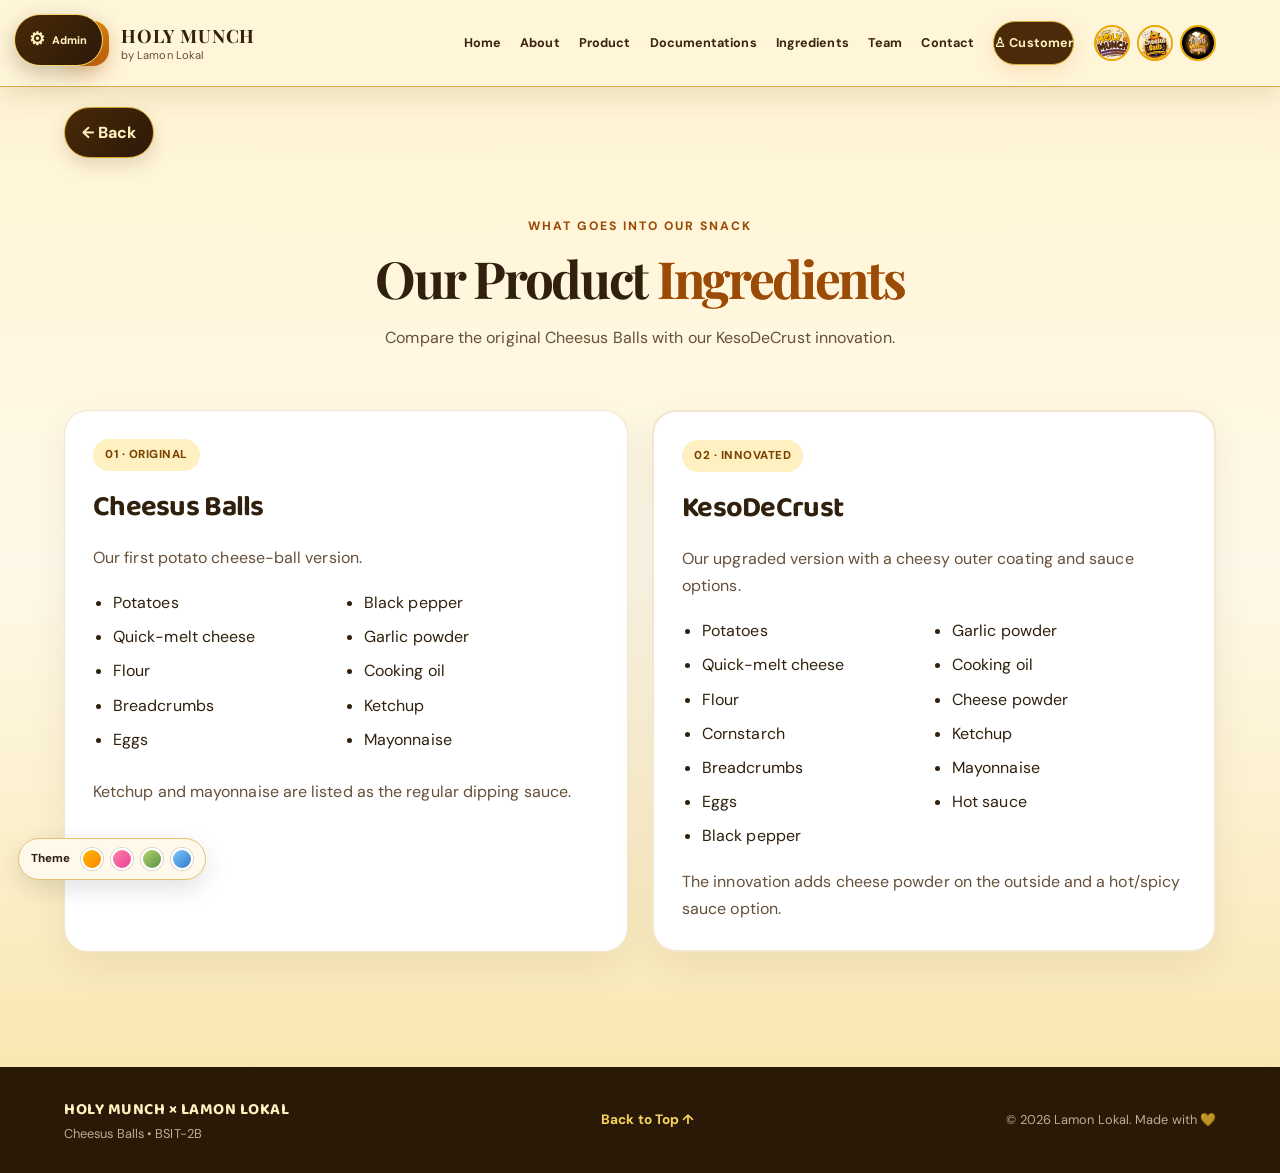
<file: ingredients.html>
<!DOCTYPE html>
<html lang="en">

<!DOCTYPE html>

<html lang="en">
<head>
<meta charset="utf-8"/>
<meta content="width=device-width, initial-scale=1.0" name="viewport"/>
<meta content="#20170f" name="theme-color"/>
<meta content="Discover Cheesus Balls by Lamon Lokal x Holy Munch. Unang Kagat, Nasa Heaven Agad!" name="description"/>
<title>Holy Munch | Cheesus Balls</title>
<link href="https://fonts.googleapis.com" rel="preconnect"/>
<link crossorigin="" href="https://fonts.gstatic.com" rel="preconnect"/>
<link href="https://fonts.googleapis.com/css2?family=Baloo+2:wght@400;500;600;700;800&amp;family=Poppins:wght@300;400;500;600;700;800&amp;display=swap" rel="stylesheet"/>
<link href="style.css" rel="stylesheet"/>
<style>
        /* DOCUMENTATION DROPDOWN */
        .nav-dropdown {
            position: relative;
            display: flex;
            align-items: center;
        }

        .documentation-toggle {
            display: inline-flex;
            align-items: center;
            gap: 6px;
        }

        .dropdown-arrow {
            display: inline-block;
            transition: transform 0.25s ease;
        }

        .nav-dropdown:hover .dropdown-arrow,
        .nav-dropdown:focus-within .dropdown-arrow {
            transform: rotate(180deg);
        }

        .dropdown-menu {
            position: absolute;
            top: calc(100% + 12px);
            left: 0;
            z-index: 1000;
            min-width: 265px;
            padding: 10px;
            display: flex;
            flex-direction: column;
            gap: 4px;
            background: var(--card, #fff);
            border: 1px solid var(--border, #f0e3cc);
            border-radius: 14px;
            box-shadow: 0 15px 35px rgba(48, 39, 25, 0.15);
            opacity: 0;
            visibility: hidden;
            pointer-events: none;
            transform: translateY(8px);
            transition: opacity 0.22s ease, transform 0.22s ease,
                        visibility 0.22s ease;
        }

        .nav-dropdown:hover .dropdown-menu,
        .nav-dropdown:focus-within .dropdown-menu {
            opacity: 1;
            visibility: visible;
            pointer-events: auto;
            transform: translateY(0);
        }

        .dropdown-menu a {
            padding: 11px 13px;
            border-radius: 9px;
            line-height: 1.5;
            white-space: normal;
            font-size: 0.9rem;
            transition: background 0.2s ease, color 0.2s ease;
        }

        .dropdown-menu a:hover,
        .dropdown-menu a:focus-visible {
            background: var(--secondary, #ffe8a3);
            color: var(--text, #302719);
        }

        /* DOCUMENTATION DESIGN */
        .documentation-section {
            padding-top: 85px;
            padding-bottom: 85px;
        }

        .documentation-group {
            margin-top: 42px;
            scroll-margin-top: 110px;
        }

        .documentation-heading {
            display: flex;
            align-items: center;
            gap: 18px;
            margin-bottom: 24px;
        }

        .documentation-number {
            display: grid;
            place-items: center;
            flex-shrink: 0;
            width: 55px;
            height: 55px;
            border-radius: 17px;
            background: var(--secondary, #ffe8a3);
            color: var(--text, #302719);
            font-size: 1.05rem;
            font-weight: 800;
            box-shadow: 0 5px 14px rgba(48, 39, 25, 0.08);
        }

        .documentation-heading h3 {
            margin: 0 0 5px;
            line-height: 1.35;
        }

        .documentation-heading p {
            margin: 0;
            color: var(--muted, #766b5a);
            line-height: 1.7;
        }

        .documentation-grid {
            display: grid;
            grid-template-columns: repeat(3, minmax(0, 1fr));
            gap: 22px;
        }

        .documentation-card {
            height: 100%;
            overflow: hidden;
            background: var(--card, #fff);
            border: 1px solid var(--border, #f0e3cc);
            border-radius: 19px;
            box-shadow: 0 8px 25px rgba(48, 39, 25, 0.06);
            transition: transform 0.3s ease, box-shadow 0.3s ease;
        }

        .documentation-card:hover {
            transform: translateY(-6px);
            box-shadow: 0 16px 35px rgba(48, 39, 25, 0.13);
        }

        .documentation-card img {
            display: block;
            width: 100%;
            height: 230px;
            object-fit: cover;
            transition: transform 0.45s ease;
        }

        .documentation-card:hover img {
            transform: scale(1.035);
        }

        .documentation-text {
            padding: 22px;
        }

        .documentation-text > span {
            display: inline-block;
            margin-bottom: 9px;
            color: var(--primary-dark, #e49c00);
            font-size: 0.76rem;
            font-weight: 800;
            letter-spacing: 1.4px;
        }

        .documentation-text h4 {
            margin: 0 0 10px;
            line-height: 1.4;
        }

        .documentation-text p {
            margin: 0;
            color: var(--muted, #766b5a);
            font-size: 0.94rem;
            line-height: 1.8;
        }

        .documentation-note {
            margin-top: 25px;
            color: var(--muted, #766b5a);
            font-size: 0.9rem;
            line-height: 1.8;
        }

        .nav-links > a,
        .documentation-toggle {
            text-decoration: none;
        }

        /* RESPONSIVE DOCUMENTATION */
        @media (max-width: 1000px) {
            .documentation-grid {
                grid-template-columns: repeat(2, minmax(0, 1fr));
            }
        }

        @media (max-width: 768px) {
            .documentation-grid {
                grid-template-columns: 1fr;
            }

            .documentation-section {
                padding-top: 60px;
                padding-bottom: 60px;
            }

            .documentation-heading {
                align-items: flex-start;
                gap: 13px;
            }

            .documentation-number {
                width: 46px;
                height: 46px;
                border-radius: 14px;
            }

            .documentation-card img {
                height: 235px;
            }

            .nav-dropdown {
                display: block;
                width: 100%;
            }

            .nav-dropdown .documentation-toggle {
                display: flex;
                align-items: center;
                justify-content: space-between;
                width: 100%;
                box-sizing: border-box;
            }

            .dropdown-menu {
                position: static;
                display: none;
                min-width: 0;
                width: 100%;
                margin-top: 5px;
                box-sizing: border-box;
                opacity: 1;
                visibility: visible;
                pointer-events: auto;
                transform: none;
                box-shadow: none;
            }

            .nav-dropdown:hover .dropdown-menu,
            .nav-dropdown:focus-within .dropdown-menu {
                display: flex;
            }
        }

        
        #home {
            scroll-margin-top: 100px;
        }
    </style>
<style>.page-banner{padding:72px 0 48px;text-align:center;background:linear-gradient(135deg,#fff4d6,#fffdf7 58%,#ffe7ad)}.page-banner h1{font-size:clamp(2.2rem,5vw,3.8rem);margin:10px 0}.page-banner h1 span{color:var(--primary,#ffb703)}.page-banner p:last-child{max-width:680px;margin:0 auto;line-height:1.7}.ingredients-section{padding-top:38px}</style>
</head>
<body>
<a aria-label="Open admin dashboard" class="admin-icon-shortcut" href="admin.html" title="Admin Dashboard"><span aria-hidden="true">⚙</span><small>Admin</small></a>
<header class="site-header">
<nav aria-label="Main navigation" class="navbar container">
<a class="site-name" href="#home">
<span class="brand-symbol">🧀</span>
<span>
<strong>HOLY MUNCH</strong>
<small>by Lamon Lokal</small>
</span>
</a>
<button aria-expanded="false" aria-label="Open navigation" class="menu-toggle" id="menuToggle" type="button">
                ☰
            </button>
<div class="nav-links" id="navLinks">
<a href="index.html#home">Home</a><a href="about.html">About</a>
<a href="product.html">Product</a><a href="documentation.html">Documentations</a>
<a href="ingredients.html">Ingredients</a><a href="team.html">Team</a>
<a href="contact.html">Contact</a>
<a aria-label="Customer page" class="customer-shortcut" href="user.html">♙ Customer</a>
</div>
<div aria-label="Our logos" class="header-logos">
<a href="about.html" title="Holy Munch Brand Logo">
<img alt="Holy Munch brand logo" src="assets/brand-logo.png"/>
</a>
<a href="product.html" title="Cheesus Balls Product Logo">
<img alt="Cheesus Balls product logo" src="assets/product-logo.png"/>
</a>
<a href="team.html" title="Lamon Lokal Group Logo">
<img alt="Lamon Lokal group logo" src="assets/group-logo.png"/>
</a>
</div>
</nav>
</header>
<div class="container ingredients-back-wrap"><button class="back-button" type="button" onclick="if(history.length>1){history.back()}else{location.href='index.html'}" aria-label="Go back to previous page">← Back</button></div>
<main>
<section class="section ingredients-section" id="ingredients">
<div class="container">
<div class="section-heading reveal">
<p class="eyebrow">WHAT GOES INTO OUR SNACK</p>
<h2>Our Product <span>Ingredients</span></h2>
<p>
                        Compare the original Cheesus Balls with our
                        KesoDeCrust innovation.
                    </p>
</div>
<div class="ingredient-columns">
<article class="ingredient-card reveal">
<span class="ingredient-badge">01 · ORIGINAL</span>
<h3>Cheesus Balls</h3>
<p class="ingredient-intro">
                            Our first potato cheese-ball version.
                        </p>
<ul>
<li>Potatoes</li>
<li>Quick-melt cheese</li>
<li>Flour</li>
<li>Breadcrumbs</li>
<li>Eggs</li>
<li>Black pepper</li>
<li>Garlic powder</li>
<li>Cooking oil</li>
<li>Ketchup</li>
<li>Mayonnaise</li>
</ul>
<p class="ingredient-note">
                            Ketchup and mayonnaise are listed as the
                            regular dipping sauce.
                        </p>
</article>
<article class="ingredient-card ingredient-card-featured reveal">
<span class="ingredient-badge">02 · INNOVATED</span>
<h3>KesoDeCrust</h3>
<p class="ingredient-intro">
                            Our upgraded version with a cheesy outer
                            coating and sauce options.
                        </p>
<ul>
<li>Potatoes</li>
<li>Quick-melt cheese</li>
<li>Flour</li>
<li>Cornstarch</li>
<li>Breadcrumbs</li>
<li>Eggs</li>
<li>Black pepper</li>
<li>Garlic powder</li>
<li>Cooking oil</li>
<li>Cheese powder</li>
<li>Ketchup</li>
<li>Mayonnaise</li>
<li>Hot sauce</li>
</ul>
<p class="ingredient-note">
                            The innovation adds cheese powder on the outside
                            and a hot/spicy sauce option.
                        </p>
</article>
</div>
</div>
</section>
</main>
<footer class="footer">
<div class="container footer-inner">
<div>
<strong>HOLY MUNCH × LAMON LOKAL</strong>
<p>Cheesus Balls • BSIT-2B</p>
</div>
<a href="#home">Back to Top ↑</a>
<p class="copyright">
                © <span id="year"></span> Lamon Lokal. Made with 💛
            </p>
</div>
</footer>
<div aria-label="Change website theme" class="theme-panel">
<span>Theme</span>
<button aria-label="Gold and orange theme" class="theme-swatch theme-gold" data-primary="#ffb703" data-secondary="#fb8500" title="Gold theme" type="button"></button>
<button aria-label="Pink theme" class="theme-swatch theme-pink" data-primary="#ff80ab" data-secondary="#e84393" title="Pink theme" type="button"></button>
<button aria-label="Green theme" class="theme-swatch theme-green" data-primary="#b7d66b" data-secondary="#568f45" title="Green theme" type="button"></button>
<button aria-label="Blue theme" class="theme-swatch theme-blue" data-primary="#79c8ff" data-secondary="#3478c8" title="Blue theme" type="button"></button>
</div>
<script src="script.js"></script>
</body>
</html>
</file>
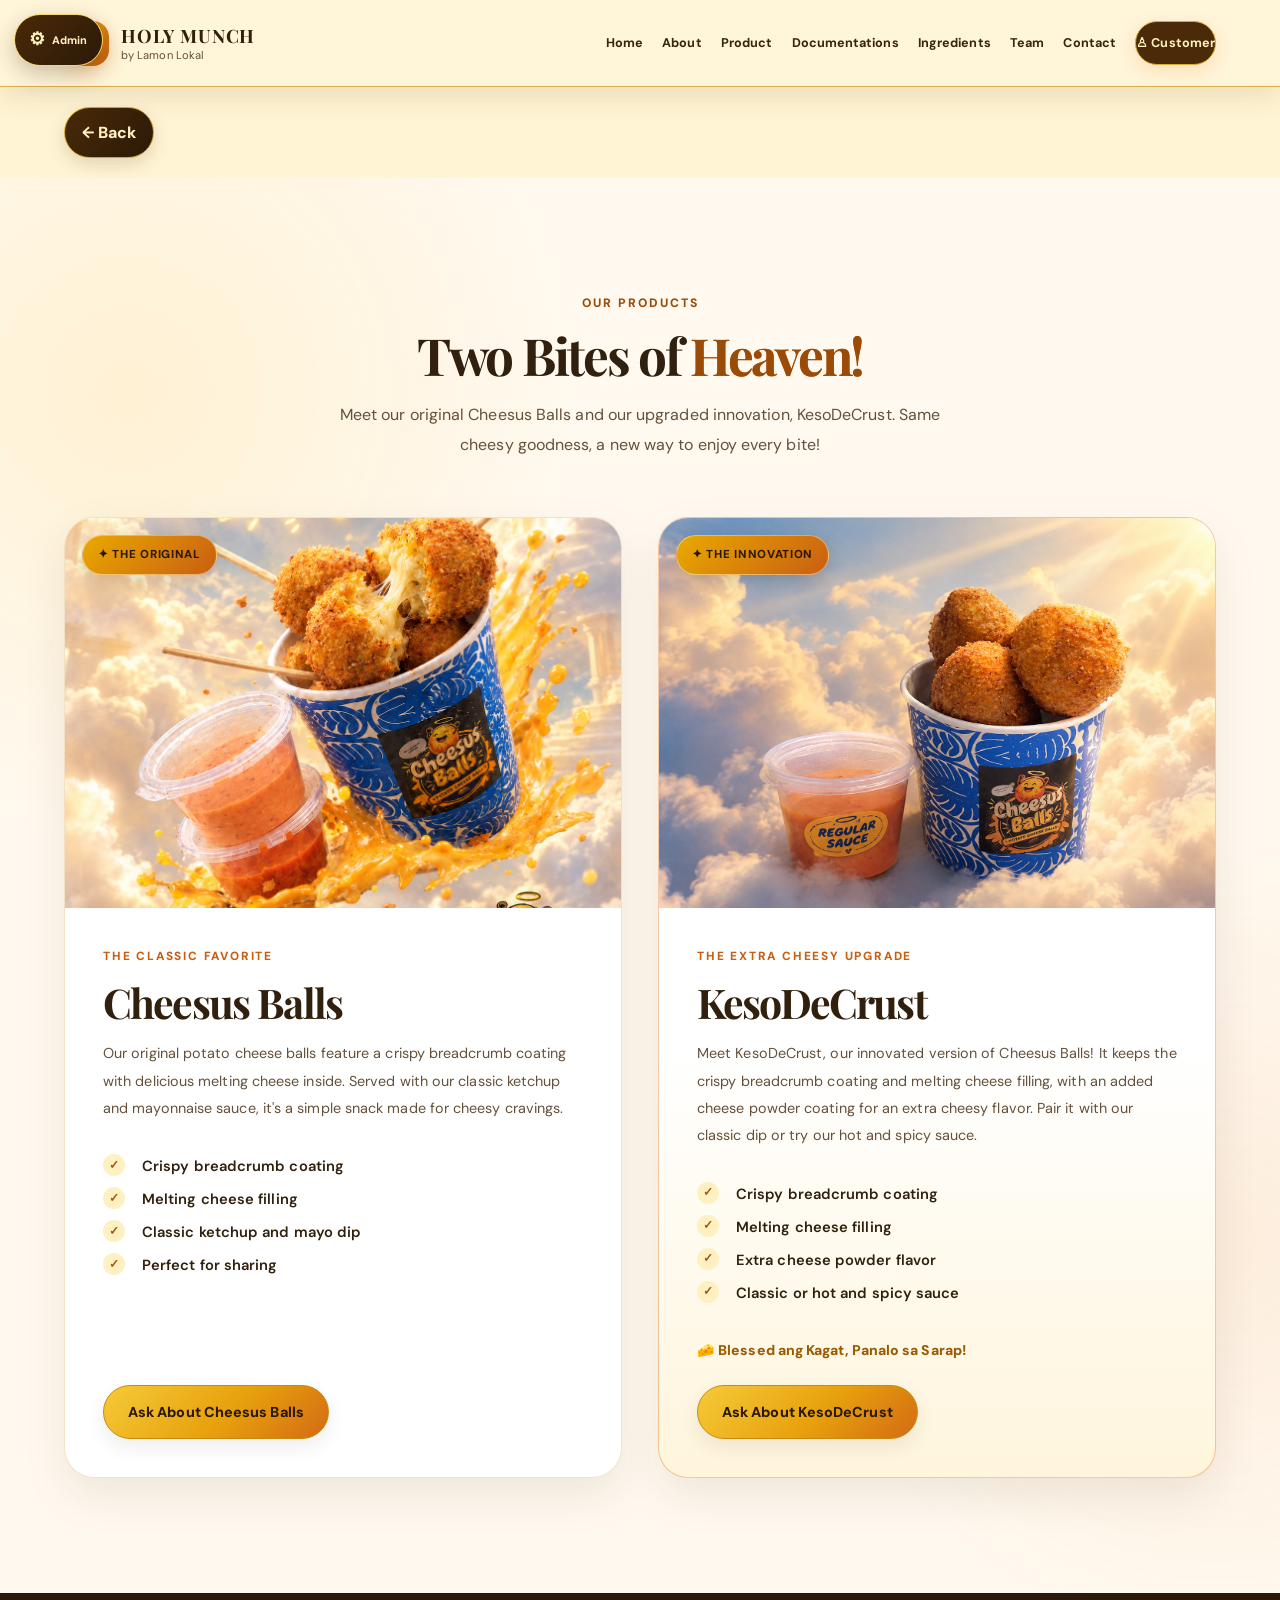
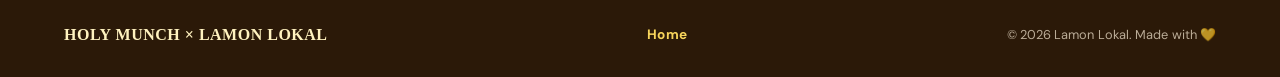
<file: product.html>
<!DOCTYPE html><html lang="en"><head><meta charset="UTF-8"><meta name="viewport" content="width=device-width, initial-scale=1.0"><title>Our Products | Holy Munch</title><link rel="stylesheet" href="style.css"></head><body>
<a aria-label="Open admin dashboard" class="admin-icon-shortcut" href="admin.html" title="Admin Dashboard"><span aria-hidden="true">⚙</span><small>Admin</small></a>
<header class="site-header"><nav class="navbar container" aria-label="Main navigation">
<a class="site-name" href="index.html"><span class="brand-symbol">🧀</span><span><strong>HOLY MUNCH</strong><small>by Lamon Lokal</small></span></a>
<button class="menu-toggle" id="menuToggle" type="button" aria-label="Open navigation" aria-expanded="false">☰</button>
<div class="nav-links" id="navLinks"><a href="index.html#home">Home</a><a href="about.html">About</a><a href="product.html">Product</a><a href="documentation.html">Documentations</a><a href="ingredients.html">Ingredients</a><a href="team.html">Team</a><a href="contact.html">Contact</a><a class="customer-shortcut" href="user.html">♙ Customer</a></div></nav></header><main><div class="container"><button class="back-button" type="button" onclick="if(history.length>1){history.back()}else{location.href='index.html'}">← Back</button></div><section class="section product-section" id="product">
    <div class="container">

        <div class="section-heading reveal">
            <p class="eyebrow">OUR PRODUCTS</p>
            <h2>Two Bites of <span>Heaven!</span></h2>
            <p>
                Meet our original Cheesus Balls and our upgraded
                innovation, KesoDeCrust. Same cheesy goodness, a new
                way to enjoy every bite!
            </p>
        </div>

        <div class="products-showcase">

            <!-- ORIGINAL PRODUCT -->
            <article class="product-showcase-card reveal">
                <div class="showcase-photo">
                    <img src="assets/keso.jpg"
                         alt="Original Cheesus Balls"
                         loading="lazy">
                    <span class="showcase-badge">✦ THE ORIGINAL</span>
                </div>

                <div class="showcase-details">
                    <span class="mini-label">THE CLASSIC FAVORITE</span>
                    <h3>Cheesus Balls</h3>

                    <p>
                        Our original potato cheese balls feature a
                        crispy breadcrumb coating with delicious
                        melting cheese inside. Served with our
                        classic ketchup and mayonnaise sauce,
                        it's a simple snack made for cheesy cravings.
                    </p>

                    <ul class="product-points">
                        <li><span>✓</span> Crispy breadcrumb coating</li>
                        <li><span>✓</span> Melting cheese filling</li>
                        <li><span>✓</span> Classic ketchup and mayo dip</li>
                        <li><span>✓</span> Perfect for sharing</li>
                    </ul>

                    <a class="button button-primary" href="contact.html">
                        Ask About Cheesus Balls
                    </a>
                </div>
            </article>

            <!-- INNOVATED PRODUCT -->
            <article class="product-showcase-card innovated-showcase reveal">
                <div class="showcase-photo">
                    <img src="assets/cheesus.jpg"
                         alt="Innovated KesoDeCrust potato cheese balls"
                         loading="lazy">
                    <span class="showcase-badge">✦ THE INNOVATION</span>
                </div>

                <div class="showcase-details">
                    <span class="mini-label">THE EXTRA CHEESY UPGRADE</span>
                    <h3>KesoDeCrust</h3>

                    <p>
                        Meet KesoDeCrust, our innovated version of
                        Cheesus Balls! It keeps the crispy breadcrumb
                        coating and melting cheese filling, with an
                        added cheese powder coating for an extra
                        cheesy flavor. Pair it with our classic dip
                        or try our hot and spicy sauce.
                    </p>

                    <ul class="product-points">
                        <li><span>✓</span> Crispy breadcrumb coating</li>
                        <li><span>✓</span> Melting cheese filling</li>
                        <li><span>✓</span> Extra cheese powder flavor</li>
                        <li><span>✓</span> Classic or hot and spicy sauce</li>
                    </ul>

                    <p class="innovation-tagline">
                        🧀 Blessed ang Kagat, Panalo sa Sarap!
                    </p>

                    <a class="button button-primary" href="contact.html">
                        Ask About KesoDeCrust
                    </a>
                </div>
            </article>

        </div>


    </div>
</section></main>
<footer class="footer"><div class="container footer-inner"><strong>HOLY MUNCH × LAMON LOKAL</strong><a href="index.html">Home</a><p>© 2026 Lamon Lokal. Made with 💛</p></div></footer><script src="script.js"></script></body></html>
</file>
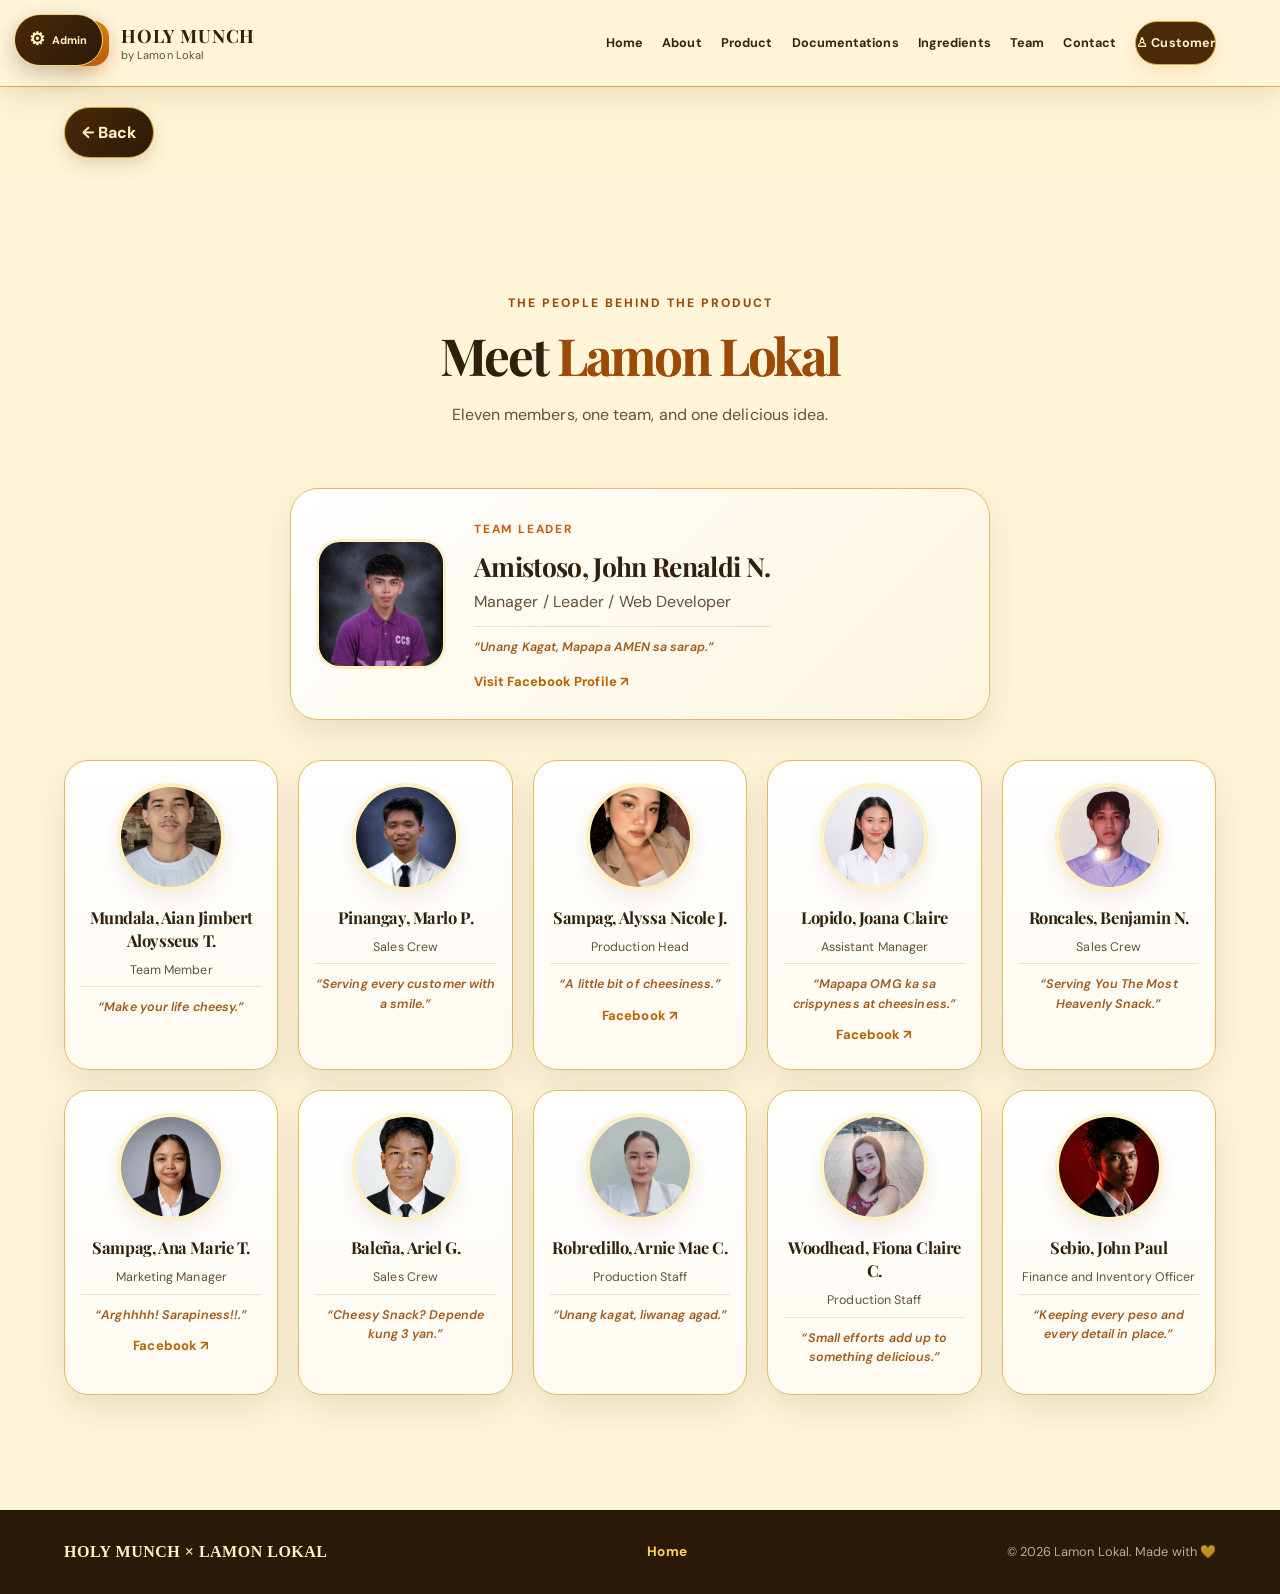
<file: team.html>
<!DOCTYPE html><html lang="en"><head><meta charset="UTF-8"><meta name="viewport" content="width=device-width, initial-scale=1.0"><title>Meet the Team | Holy Munch</title><link rel="stylesheet" href="style.css"></head><body>
<a aria-label="Open admin dashboard" class="admin-icon-shortcut" href="admin.html" title="Admin Dashboard"><span aria-hidden="true">⚙</span><small>Admin</small></a>
<header class="site-header"><nav class="navbar container" aria-label="Main navigation">
<a class="site-name" href="index.html"><span class="brand-symbol">🧀</span><span><strong>HOLY MUNCH</strong><small>by Lamon Lokal</small></span></a>
<button class="menu-toggle" id="menuToggle" type="button" aria-label="Open navigation" aria-expanded="false">☰</button>
<div class="nav-links" id="navLinks"><a href="index.html#home">Home</a><a href="about.html">About</a><a href="product.html">Product</a><a href="documentation.html">Documentations</a><a href="ingredients.html">Ingredients</a><a href="team.html">Team</a><a href="contact.html">Contact</a><a class="customer-shortcut" href="user.html">♙ Customer</a></div></nav></header><main><div class="container"><button class="back-button" type="button" onclick="if(history.length>1){history.back()}else{location.href='index.html'}">← Back</button></div><section class="section team-section" id="team">
            <div class="container">

                <div class="section-heading reveal">
                    <p class="eyebrow">THE PEOPLE BEHIND THE PRODUCT</p>
                    <h2>Meet <span>Lamon Lokal</span></h2>
                    <p>Eleven members, one team, and one delicious idea.</p>
                </div>

                <div class="team-leader reveal">
                    <div class="leader-image">
                        <img src="assets/john.jpg"
                            alt="John Renaldi Amistoso" loading="lazy">
                    </div>

                    <div class="leader-info">
                        <span class="mini-label">TEAM LEADER</span>
                        <h3>Amistoso, John Renaldi N.</h3>
                        <p>Manager / Leader / Web Developer</p>
                        <p class="member-tagline">“Unang Kagat, Mapapa AMEN sa sarap.”</p>
                        <a href="https://www.facebook.com/john.nofies.2025"
                            target="_blank" rel="noopener noreferrer"
                            class="text-link">Visit Facebook Profile ↗</a>
                    </div>
                </div>

                <div class="team-grid">

                    <article class="person-card reveal">
                        <img src="assets/aian.jpg" alt="Aian Mundala" loading="lazy">
                        <h3>Mundala, Aian Jimbert Aloysseus T.</h3>
                        <p>Team Member</p>
                        <p class="member-tagline">“Make your life cheesy.”</p>
                    </article>

                    <article class="person-card reveal">
                        <img src="assets/marlo.jpg" alt="Marlo Pinangay" loading="lazy">
                        <h3>Pinangay, Marlo P.</h3>
                        <p>Sales Crew</p>
                        <p class="member-tagline">“Serving every customer with a smile.”</p>
                    </article>

                    <article class="person-card reveal">
                        <img src="assets/alyssa.jpg" alt="Alyssa Nicole Sampag" loading="lazy">
                        <h3>Sampag, Alyssa Nicole J.</h3>
                        <p>Production Head</p>
                        <p class="member-tagline">“A little bit of cheesiness.”</p>
                        <a href="https://www.facebook.com/alyssanicole.jatulan"
                            target="_blank" rel="noopener noreferrer">Facebook ↗</a>
                    </article>

                    <article class="person-card reveal">
                        <img src="assets/joana.jpg" alt="Joana Claire Lopido" loading="lazy">
                        <h3>Lopido, Joana Claire</h3>
                        <p>Assistant Manager</p>
                        <p class="member-tagline">“Mapapa OMG ka sa crispyness at cheesiness.”</p>
                        <a href="https://www.facebook.com/joana.claire.lopido.1.jclopido"
                            target="_blank" rel="noopener noreferrer">Facebook ↗</a>
                    </article>

                    <article class="person-card reveal">
                        <img src="assets/benjamin.jpg" alt="Benjamin Roncales" loading="lazy">
                        <h3>Roncales, Benjamin N.</h3>
                        <p>Sales Crew</p>
                        <p class="member-tagline">“Serving You The Most Heavenly Snack.”</p>
                    </article>

                    <article class="person-card reveal">
                        <img src="assets/ana.jpg" alt="Ana Marie Sampag" loading="lazy">
                        <h3>Sampag, Ana Marie T.</h3>
                        <p>Marketing Manager</p>
                        <p class="member-tagline">“Arghhhh! Sarapiness!!.”</p>
                        <a href="https://www.facebook.com/anasampag"
                            target="_blank" rel="noopener noreferrer">Facebook ↗</a>
                    </article>

                    <article class="person-card reveal">
                        <img src="assets/ariel.jpg" alt="Ariel Baleña" loading="lazy">
                        <h3>Baleña, Ariel G.</h3>
                        <p>Sales Crew</p>
                        <p class="member-tagline">“Cheesy Snack? Depende kung 3 yan.”</p>
                    </article>

                    <article class="person-card reveal">
                        <img src="assets/arnie.jpg" alt="Arnie Mae Robredillo" loading="lazy">
                        <h3>Robredillo, Arnie Mae C.</h3>
                        <p>Production Staff</p>
                        <p class="member-tagline">“Unang kagat, liwanag agad.”</p>
                    </article>

                    <article class="person-card reveal">
                        <img src="assets/fiona.jpg" alt="Fiona Claire Woodhead" loading="lazy">
                        <h3>Woodhead, Fiona Claire C.</h3>
                        <p>Production Staff</p>
                        <p class="member-tagline">“Small efforts add up to something delicious.”</p>
                    </article>

                    <article class="person-card reveal">
                        <img src="assets/johnpaul.jpg" alt="John Paul Sebio" loading="lazy">
                        <h3>Sebio, John Paul</h3>
                        <p>Finance and Inventory Officer</p>
                        <p class="member-tagline">“Keeping every peso and every detail in place.”</p>
                    </article>

                </div>
            </div>
        </section></main>
<footer class="footer"><div class="container footer-inner"><strong>HOLY MUNCH × LAMON LOKAL</strong><a href="index.html">Home</a><p>© 2026 Lamon Lokal. Made with 💛</p></div></footer><script src="script.js"></script></body></html>
</file>
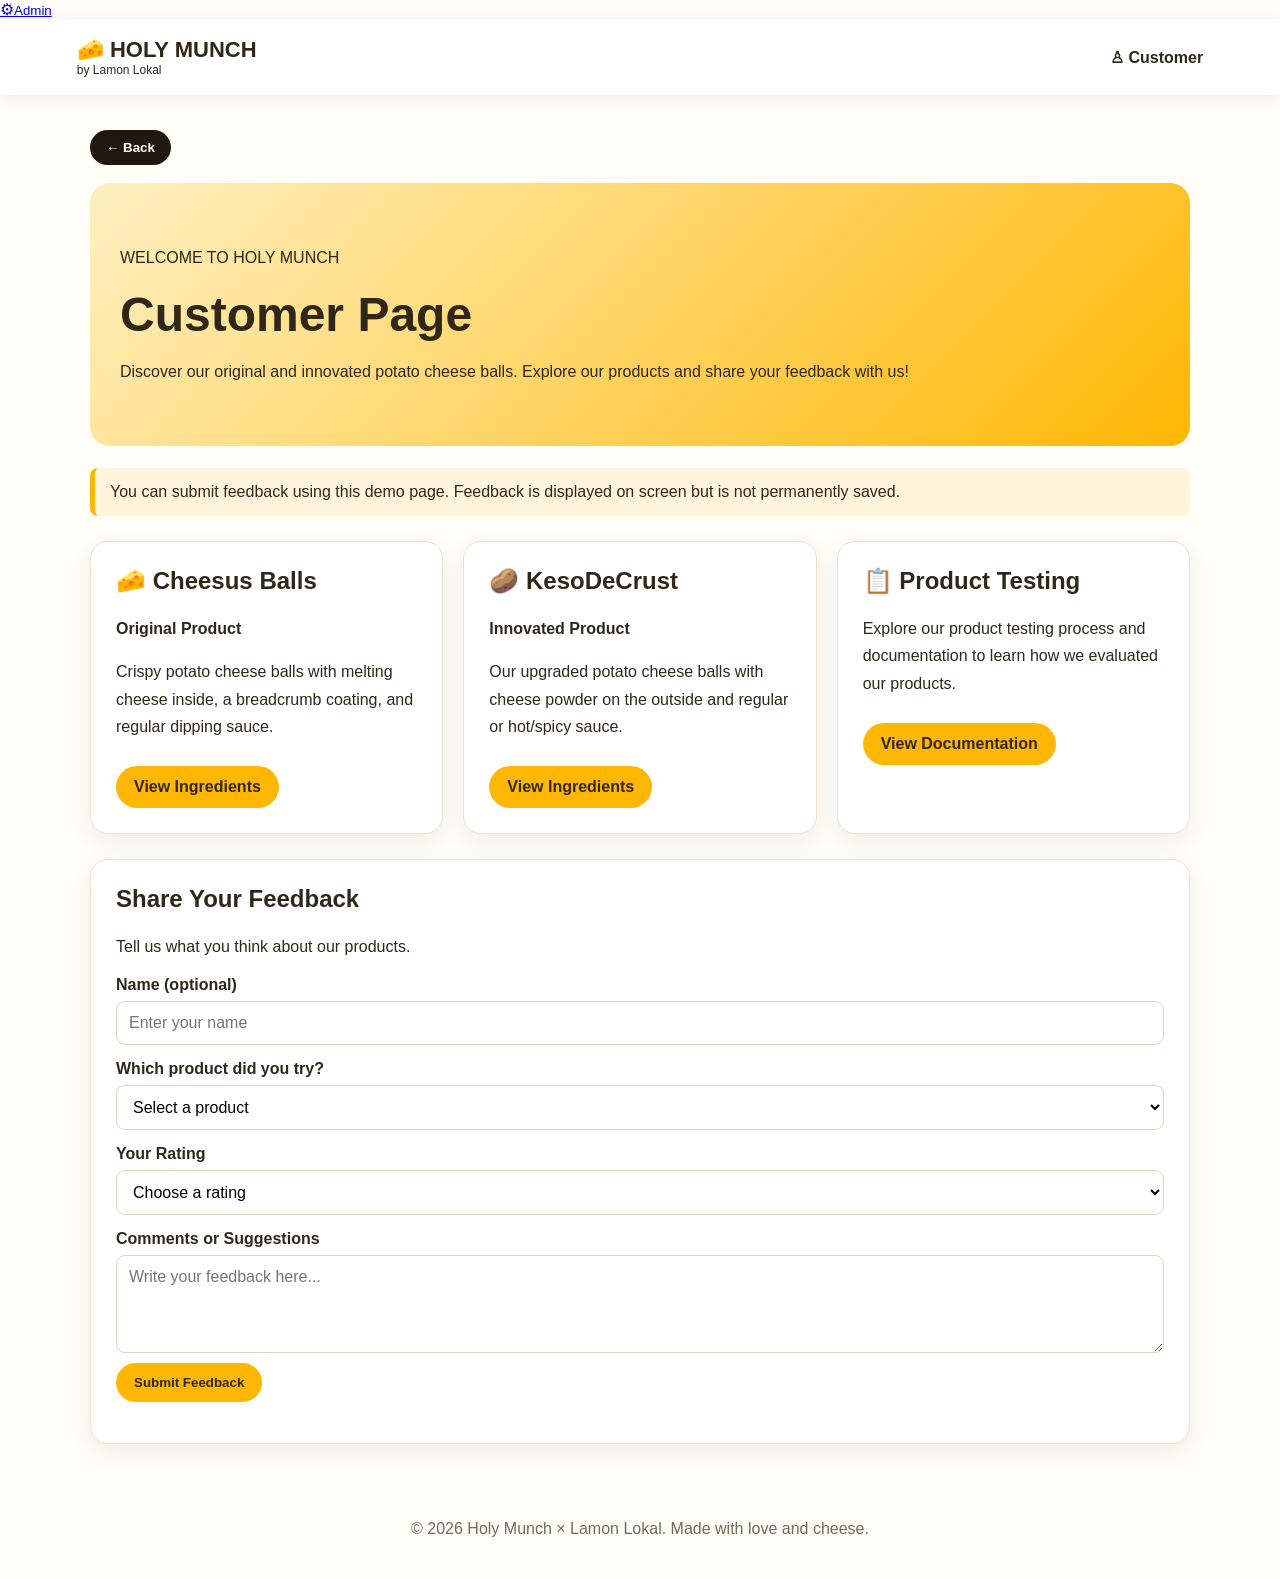
<file: user.html>
<!DOCTYPE html>
<html lang="en">
<head>
    <meta charset="UTF-8">
    <meta name="viewport" content="width=device-width, initial-scale=1.0">
    <title>User Page | Holy Munch</title>

    <style>
        * {
            box-sizing: border-box;
        }

        body {
            margin: 0;
            font-family: Arial, sans-serif;
            background: #fffdf7;
            color: #302719;
        }

        header {
            background: #ffffff;
            padding: 18px 6%;
            box-shadow: 0 3px 15px #00000012;
        }

        nav {
            display: flex;
            justify-content: space-between;
            align-items: center;
            flex-wrap: wrap;
            gap: 15px;
        }

        .brand {
            font-size: 22px;
            font-weight: bold;
            color: #302719;
            text-decoration: none;
        }

        .brand span {
            display: block;
            font-size: 12px;
            font-weight: normal;
        }

        .nav-links {
            display: flex;
            flex-wrap: wrap;
            gap: 18px;
        }

        .nav-links a {
            color: #302719;
            text-decoration: none;
            font-weight: bold;
        }

        .nav-links a:hover {
            color: #e49c00;
        }

        main {
            width: 90%;
            max-width: 1100px;
            margin: 35px auto;
        }

        .banner {
            background: linear-gradient(135deg, #fff0c2, #ffb703);
            padding: 45px 30px;
            border-radius: 20px;
        }

        .banner h1 {
            font-size: clamp(30px, 5vw, 48px);
            margin: 10px 0;
        }

        .banner p {
            line-height: 1.7;
        }

        .notice {
            background: #fff5dc;
            border-left: 5px solid #ffb703;
            padding: 15px;
            margin: 22px 0;
            border-radius: 8px;
        }

        .product-grid {
            display: grid;
            grid-template-columns: repeat(auto-fit, minmax(230px, 1fr));
            gap: 20px;
            margin-top: 25px;
        }

        .card {
            background: white;
            border: 1px solid #f0e3cc;
            padding: 25px;
            border-radius: 18px;
            box-shadow: 0 8px 25px #20170f10;
        }

        .card h2 {
            margin-top: 0;
        }

        .card p {
            line-height: 1.7;
        }

        .button {
            display: inline-block;
            background: #ffb703;
            color: #302719;
            padding: 12px 18px;
            border: none;
            border-radius: 25px;
            text-decoration: none;
            font-weight: bold;
            cursor: pointer;
            margin-top: 10px;
        }

        .button:hover {
            background: #e49c00;
        }

        .feedback {
            margin-top: 25px;
        }

        label {
            display: block;
            font-weight: bold;
            margin: 15px 0 7px;
        }

        input, select, textarea {
            display: block;
            width: 100%;
            padding: 12px;
            border: 1px solid #e3d5bd;
            border-radius: 9px;
            font: inherit;
            background: white;
        }

        textarea {
            resize: vertical;
        }

        #feedbackMessage {
            color: #367a35;
            font-weight: bold;
            line-height: 1.6;
        }

        footer {
            text-align: center;
            padding: 25px 15px;
            color: #766b5a;
        }

        @media (max-width: 600px) {
            nav {
                align-items: flex-start;
                flex-direction: column;
            }

            .nav-links {
                gap: 12px;
            }

            .banner {
                padding: 30px 20px;
            }
        }
            .back-button:hover{background:#fb8500!important;color:#20170f!important}
    </style>
</head>

<body>
<a aria-label="Open admin dashboard" class="admin-icon-shortcut" href="admin.html" title="Admin Dashboard"><span aria-hidden="true">⚙</span><small>Admin</small></a>
    <header>
        <nav>
            <a class="brand" href="index.html">
                🧀 HOLY MUNCH
                <span>by Lamon Lokal</span>
            </a>

            <div class="nav-links">
                <a href="user.html" aria-current="page">♙ Customer</a>
            </div>
        </nav>
    </header>

    <main>        <button class="back-button" type="button" onclick="if(history.length>1){history.back()}else{location.href='index.html'}" style="display:inline-block;background:#20170f;color:#fff;padding:10px 16px;border:0;border-radius:25px;font-weight:bold;cursor:pointer;margin-bottom:18px">← Back</button>
        <section class="banner">
            <p>WELCOME TO HOLY MUNCH</p>
            <h1>Customer Page</h1>
            <p>
                Discover our original and innovated potato cheese balls.
                Explore our products and share your feedback with us!
            </p>
        </section>

        <div class="notice">
            You can submit feedback using this demo page. Feedback is displayed
            on screen but is not permanently saved.
        </div>

        <section class="product-grid">
            <article class="card">
                <h2>🧀 Cheesus Balls</h2>
                <p><strong>Original Product</strong></p>
                <p>
                    Crispy potato cheese balls with melting cheese inside,
                    a breadcrumb coating, and regular dipping sauce.
                </p>
                <a class="button" href="ingredients.html">
                    View Ingredients
                </a>
            </article>

            <article class="card">
                <h2>🥔 KesoDeCrust</h2>
                <p><strong>Innovated Product</strong></p>
                <p>
                    Our upgraded potato cheese balls with cheese powder
                    on the outside and regular or hot/spicy sauce.
                </p>
                <a class="button" href="ingredients.html">
                    View Ingredients
                </a>
            </article>

            <article class="card">
                <h2>📋 Product Testing</h2>
                <p>
                    Explore our product testing process and documentation
                    to learn how we evaluated our products.
                </p>
                <a class="button" href="index.html#documentation">
                    View Documentation
                </a>
            </article>
        </section>

        <section class="card feedback">
            <h2>Share Your Feedback</h2>
            <p>Tell us what you think about our products.</p>

            <form id="feedbackForm">
                <label for="customerName">Name (optional)</label>
                <input
                    type="text"
                    id="customerName"
                    placeholder="Enter your name"
                >

                <label for="productChoice">Which product did you try?</label>
                <select id="productChoice" required>
                    <option value="">Select a product</option>
                    <option value="Cheesus Balls (Original)">
                        Cheesus Balls (Original)
                    </option>
                    <option value="KesoDeCrust (Innovated)">
                        KesoDeCrust (Innovated)
                    </option>
                </select>

                <label for="rating">Your Rating</label>
                <select id="rating" required>
                    <option value="">Choose a rating</option>
                    <option value="5 - Excellent">5 - Excellent</option>
                    <option value="4 - Very Good">4 - Very Good</option>
                    <option value="3 - Good">3 - Good</option>
                    <option value="2 - Fair">2 - Fair</option>
                    <option value="1 - Needs Improvement">
                        1 - Needs Improvement
                    </option>
                </select>

                <label for="feedback">Comments or Suggestions</label>
                <textarea
                    id="feedback"
                    rows="4"
                    placeholder="Write your feedback here..."
                ></textarea>

                <button class="button" type="submit">
                    Submit Feedback
                </button>

                <p id="feedbackMessage" aria-live="polite"></p>
            </form>
        </section>
    </main>

    <footer>
        <p>© 2026 Holy Munch × Lamon Lokal. Made with love and cheese.</p>
    </footer>

    <script>
        const feedbackForm = document.getElementById("feedbackForm");

        if (feedbackForm) {
            feedbackForm.addEventListener("submit", function(event) {
                event.preventDefault();

                const name = document.getElementById("customerName").value.trim();
                const product = document.getElementById("productChoice").value;
                const rating = document.getElementById("rating").value;
                const message = document.getElementById("feedbackMessage");

                message.textContent =
                    "Thank you" + (name ? ", " + name : "") +
                    "! Your feedback for " + product +
                    " has been received in this demo. Rating: " + rating +
                    ". It has not been permanently saved.";

                this.reset();
            });
        }
    </script>
</body>
</html>
</file>
<file: style.css>
@import url('https://fonts.googleapis.com/css2?family=DM+Sans:wght@400;500;600;700;800&family=Playfair+Display:wght@600;700;800&display=swap');
:root{--primary:#e9a800;--secondary:#d96b12;--dark:#26170d;--light:#f8f0df;--text:#352417;--card:#fffaf0;--muted:#78634d;--border:#e7d2ac;--shadow:0 16px 42px rgba(53,31,10,0.16);}
*{margin:0;padding:0;box-sizing:border-box;}
html{scroll-behavior:smooth;scroll-padding-top:100px;}
body{font-family:"Poppins",sans-serif;color:var(--text);background:var(--light);line-height:1.7;overflow-x:hidden;}
body.intro-active{overflow:hidden;}
img{display:block;max-width:100%;}
a{color:inherit;text-decoration:none;}
button{font:inherit;}
.container{width:min(1160px,90%);margin-inline:auto;}
.section{padding:100px 0;}
.eyebrow{color:var(--secondary);font-weight:800;letter-spacing:2px;font-size:.76rem;margin-bottom:12px;}
.section-heading{max-width:720px;margin:0 auto 55px;text-align:center;}
.section-heading h2{font-family:"Baloo 2",cursive;font-size:clamp(2.1rem,4vw,3.3rem);line-height:1.15;margin-bottom:15px;}
.section-heading h2 span,.hero-content h1 span,.contact-content h2 span{color:var(--secondary);}
.section-heading>p:last-child{color:var(--muted);}
.button{display:inline-flex;align-items:center;justify-content:center;gap:8px;padding:13px 23px;border-radius:999px;font-weight:700;font-size:.9rem;border:2px solid transparent;transition:transform .25s,box-shadow .25s,background .25s;cursor:pointer;}
.button:hover{transform:translateY(-3px);box-shadow:0 10px 25px rgba(0,0,0,.12);}
.button-primary{background:linear-gradient(135deg,var(--primary),var(--secondary));color:var(--dark);}
.button-outline{border-color:rgba(255,255,255,.8);color:#fff;background:transparent;}
.button-outline:hover{background:#fff9ec;color:var(--dark);}
.reveal{opacity:0;transform:translateY(24px);transition:opacity .7s ease,transform .7s ease;}
.reveal.visible{opacity:1;transform:translateY(0);}

/* INTRO */
.intro{position:fixed;inset:0;z-index:9999;display:flex;flex-direction:column;align-items:center;justify-content:center;overflow:hidden;text-align:center;color:#fff8e8;background:radial-gradient(circle at center,#5a3516 0%,#24170e 55%,#100b07 100%);animation:introDisappear .8s ease 8.2s forwards;}
.intro-light{position:absolute;width:min(75vw,650px);aspect-ratio:1;border-radius:50%;background:radial-gradient(circle,rgba(255,183,3,.25),transparent 70%);animation:lightPulse 2s ease-in-out infinite alternate;}
.intro-welcome{position:relative;font-size:.8rem;letter-spacing:5px;font-weight:800;animation:introText .8s .3s both;}
.intro h1{position:relative;font-family:"Baloo 2",cursive;font-size:clamp(2rem,6vw,4.5rem);line-height:1.1;margin:15px 20px;animation:introText 1s .7s both;}
.intro h1 span{color:var(--primary);}
.intro h2{position:relative;color:var(--primary);font-size:clamp(1.1rem,3vw,2rem);letter-spacing:4px;animation:introText 1s 1.3s both;}
.intro-tagline{position:relative;margin-top:14px;font-size:1rem;animation:introText 1s 1.8s both;}
.intro-balls{position:absolute;inset:0;pointer-events:none;}
.intro-balls span{position:absolute;font-size:clamp(2rem,5vw,4rem);animation:floatBall 4s ease-in-out infinite;}
.intro-balls span:nth-child(1){left:12%;top:20%;}
.intro-balls span:nth-child(2){right:14%;top:22%;animation-delay:.6s;}
.intro-balls span:nth-child(3){left:18%;bottom:18%;animation-delay:1s;}
.intro-balls span:nth-child(4){right:17%;bottom:20%;animation-delay:1.4s;}
.intro-balls span:nth-child(5){left:48%;top:8%;animation-delay:1.8s;}
.cheese-splash{position:relative;margin-top:25px;font-size:3.5rem;animation:cheesePop 1s 2.2s both;}
@keyframes introText{from{opacity:0;transform:translateY(25px)}to{opacity:1;transform:translateY(0)}}
@keyframes lightPulse{from{transform:scale(.8);opacity:.5}to{transform:scale(1.2);opacity:1}}
@keyframes floatBall{0%,100%{transform:translateY(0) rotate(-10deg)}50%{transform:translateY(-25px) rotate(12deg)}}
@keyframes cheesePop{0%{opacity:0;transform:scale(.2) rotate(-25deg)}70%{opacity:1;transform:scale(1.2) rotate(10deg)}100%{transform:scale(1) rotate(0)}}
@keyframes introDisappear{to{opacity:0;visibility:hidden;pointer-events:none}}

/* HEADER */
.site-header{position:sticky;top:0;z-index:1000;background:rgba(248,240,223,.96);backdrop-filter:blur(16px);border-bottom:1px solid rgba(240,227,204,.8);}
.navbar{min-height:82px;display:flex;align-items:center;gap:20px;}
.site-name{display:flex;align-items:center;gap:10px;flex-shrink:0;}
.brand-symbol{display:grid;place-items:center;width:45px;height:45px;border-radius:15px;background:linear-gradient(135deg,var(--primary),var(--secondary));font-size:1.5rem;}
.site-name strong,.site-name small{display:block;line-height:1.3;}
.site-name strong{font-family:"Baloo 2",cursive;font-size:1.15rem;letter-spacing:.5px;}
.site-name small{color:var(--muted);font-size:.7rem;}
.nav-links{display:flex;align-items:center;justify-content:center;gap:18px;margin-left:auto;}
.nav-links a{font-size:.76rem;font-weight:700;white-space:nowrap;transition:color .2s;}
.nav-links a:hover{color:var(--secondary);}
.admin-shortcut{display:inline-flex;align-items:center;justify-content:center;flex-shrink:0;padding:8px 13px;border-radius:999px;background:var(--dark);color:#fff;font-size:.75rem;font-weight:700;}
.header-logos{display:flex;align-items:center;gap:7px;flex-shrink:0;}
.header-logos a{width:36px;height:36px;border-radius:50%;overflow:hidden;border:2px solid var(--primary);background:#fff9ec;}
.header-logos img{width:100%;height:100%;object-fit:cover;}
.menu-toggle{display:none;border:0;background:transparent;font-size:1.5rem;cursor:pointer;color:var(--dark);}

/* MUSIC BUTTON */
.music-button{position:fixed;right:20px;bottom:20px;z-index:1100;display:flex;align-items:center;gap:8px;padding:11px 16px;border:1px solid rgba(255,255,255,.5);border-radius:999px;background:var(--dark);color:#fff;box-shadow:0 8px 25px rgba(0,0,0,.2);cursor:pointer;font-size:.8rem;font-weight:700;transition:background .2s,transform .2s;}
.music-button:hover{transform:translateY(-3px);background:var(--secondary);}
.music-button.is-playing{background:var(--secondary);color:var(--dark);}

/* HERO */
.hero{position:relative;min-height:690px;display:flex;align-items:center;overflow:hidden;background:#26180d;color:#fff;}
.hero-video{position:absolute;inset:0;width:100%;height:100%;object-fit:cover;}
.hero-overlay{position:absolute;inset:0;background:linear-gradient(90deg,rgba(22,13,5,.88),rgba(22,13,5,.55) 55%,rgba(22,13,5,.2));}
.hero-content{position:relative;z-index:2;padding-top:85px;padding-bottom:85px;}
.hero-content .eyebrow{color:var(--primary);}
.hero-content h1{font-family:"Baloo 2",cursive;font-size:clamp(3rem,7vw,5.9rem);line-height:1.05;max-width:850px;margin-bottom:24px;}
.hero-content h1 span{color:var(--primary);}
.hero-description{max-width:590px;color:rgba(255,255,255,.86);font-size:1.05rem;margin-bottom:28px;}
.hero-buttons{display:flex;gap:13px;flex-wrap:wrap;}
.hero-caption{margin-top:40px;font-size:.86rem;font-weight:700;letter-spacing:1px;color:#fff3cc;}
.hero-caption span{color:var(--primary);}
.scroll-down{position:absolute;bottom:25px;left:50%;transform:translateX(-50%);display:grid;place-items:center;width:42px;height:42px;border-radius:50%;border:1px solid rgba(255,255,255,.5);color:#fff;font-size:1.4rem;animation:bob 1.5s infinite;}
@keyframes bob{0%,100%{transform:translate(-50%,0)}50%{transform:translate(-50%,7px)}}

/* ABOUT */
.about-section{background:var(--light);}
.about-grid{display:grid;grid-template-columns:1fr 1fr;gap:65px;align-items:center;}
.about-image{position:relative;}
.about-image img{width:100%;height:480px;object-fit:cover;border-radius:30px;box-shadow:var(--shadow);}
.image-sticker{position:absolute;right:-15px;bottom:25px;padding:12px 20px;background:var(--primary);border-radius:16px;color:var(--dark);font-family:"Baloo 2",cursive;font-weight:800;transform:rotate(4deg);}
.mini-label{display:inline-block;color:var(--secondary);font-size:.74rem;font-weight:800;letter-spacing:1.8px;margin-bottom:12px;}
.about-content h3,.product-details h3{font-family:"Baloo 2",cursive;font-size:clamp(1.8rem,3vw,2.5rem);line-height:1.2;margin-bottom:18px;}
.about-content>p{color:var(--muted);margin-bottom:15px;}
.about-facts{display:grid;grid-template-columns:1fr 1fr;gap:14px;margin-top:28px;}
.about-card{padding:19px;border-radius:18px;background:#fff9ec;border:1px solid var(--border);}
.about-card span{display:block;font-size:1.6rem;margin-bottom:6px;}
.about-card strong,.about-card small{display:block;}
.about-card strong{font-size:.9rem;}
.about-card small{color:var(--muted);font-size:.75rem;margin-top:3px;}

/* PRODUCT */
.product-section{background:#f1dfb7;}
.product-grid{display:grid;grid-template-columns:1fr 1fr;align-items:center;gap:65px;}
.product-photo{position:relative;}
.product-photo img{width:100%;height:450px;object-fit:cover;border-radius:28px;box-shadow:var(--shadow);}
.product-sticker{position:absolute;top:20px;left:20px;padding:9px 15px;border-radius:999px;background:var(--primary);color:var(--dark);font-size:.78rem;font-weight:800;}
.product-details>p{color:var(--muted);margin-bottom:20px;}
.product-points{list-style:none;margin:20px 0 28px;}
.product-points li{margin:10px 0;font-weight:600;font-size:.92rem;}
.product-points li span{display:inline-grid;place-items:center;width:24px;height:24px;margin-right:8px;border-radius:50%;background:#f2d27e;color:#754200;}
.feature-row{display:grid;grid-template-columns:repeat(3,1fr);gap:20px;margin-top:75px;}
.feature{text-align:center;background:#fff9ec;padding:28px 20px;border:1px solid var(--border);border-radius:22px;transition:transform .25s,box-shadow .25s;}
.feature:hover{transform:translateY(-6px);box-shadow:var(--shadow);}
.feature-icon{font-size:2.3rem;}
.feature h3{font-family:"Baloo 2",cursive;font-size:1.35rem;margin:12px 0 5px;}
.feature p{font-size:.86rem;color:var(--muted);}

/* WHY HOLY MUNCH */
.why-section{background:#fff9ec;}
.why-grid{display:grid;grid-template-columns:repeat(3,1fr);gap:22px;}
.why-card{padding:32px;border-radius:23px;border:1px solid var(--border);background:var(--light);transition:transform .25s;}
.why-card:hover{transform:translateY(-5px);}
.why-card>span{display:grid;place-items:center;width:55px;height:55px;background:#f0d28a;border-radius:17px;font-size:1.7rem;}
.why-card h3{font-family:"Baloo 2",cursive;font-size:1.45rem;margin:16px 0 8px;}
.why-card p{color:var(--muted);font-size:.9rem;}

/* DOCUMENTATION */
.documentation-section{background:#f3e5c9;}
.documentation-group{margin-bottom:55px;}
.documentation-heading{display:flex;align-items:center;gap:18px;margin-bottom:25px;}
.documentation-number{display:grid;place-items:center;flex-shrink:0;width:55px;height:55px;border-radius:18px;background:linear-gradient(135deg,var(--primary),var(--secondary));font-family:"Baloo 2",cursive;font-size:1.6rem;font-weight:800;color:var(--dark);}
.documentation-heading h3{font-family:"Baloo 2",cursive;font-size:1.8rem;line-height:1.2;}
.documentation-heading p{color:var(--muted);font-size:.9rem;}
.documentation-grid{display:grid;grid-template-columns:repeat(3,1fr);gap:22px;}
.documentation-card{overflow:hidden;background:#fff9ec;border:1px solid var(--border);border-radius:22px;box-shadow:var(--shadow);}
.documentation-card img{width:100%;height:235px;object-fit:cover;background:#f2e7d4;}
.documentation-text{padding:23px;}
.documentation-text>span{font-size:.7rem;font-weight:800;letter-spacing:1.5px;color:var(--secondary);}
.documentation-text h4{font-family:"Baloo 2",cursive;font-size:1.35rem;margin:5px 0;}
.documentation-text p{font-size:.86rem;color:var(--muted);}

/* INGREDIENTS AND TESTING */
.ingredient-columns,.testing-preview-grid,.dashboard-grid,.testing-form-grid{display:grid;grid-template-columns:repeat(2,minmax(0,1fr));gap:24px;}
.ingredient-card,.page-card,.dashboard-card,.testing-panel{background:var(--card);border:1px solid var(--border);border-radius:24px;padding:28px;box-shadow:var(--shadow);}
.ingredient-card h3,.page-card h2,.testing-panel h2{font-family:"Baloo 2",cursive;font-size:1.8rem;margin:12px 0;}
.ingredient-badge,.status-pill{display:inline-block;border-radius:999px;padding:6px 12px;background:#fff0c2;color:#784400;font-size:.72rem;font-weight:800;letter-spacing:.5px;}
.ingredient-card-featured{border:2px solid var(--primary);}
.ingredient-intro,.ingredient-note,.muted{color:var(--muted);}
.ingredient-card ul{columns:2;padding-left:20px;margin:18px 0;}
.ingredient-card li{margin-bottom:7px;break-inside:avoid;}
.documentation-note{margin-top:25px;color:var(--muted);font-size:.9rem;text-align:center;}
.testing-preview-grid{grid-template-columns:repeat(3,minmax(0,1fr));}
.center-action{text-align:center;margin-top:30px;}
.page-hero{padding:70px 0 45px;background:linear-gradient(135deg,#fff1c7,#fffaf0);}
.page-hero h1{font-family:"Baloo 2",cursive;font-size:clamp(2.4rem,5vw,4rem);line-height:1.1;}
.page-hero h1 span{color:var(--secondary);}
.page-content{padding:42px 0 90px;}
.page-actions{display:flex;gap:12px;flex-wrap:wrap;margin-top:20px;}
.page-card p{color:var(--muted);}
.page-card label,.testing-panel label{display:block;font-weight:700;font-size:.88rem;margin:12px 0 5px;}
.page-card input,.page-card select,.page-card textarea,.testing-panel input,.testing-panel select,.testing-panel textarea{width:100%;padding:12px 13px;border:1px solid var(--border);border-radius:12px;background:#fff9ec;color:var(--text);font:inherit;}
.page-card textarea,.testing-panel textarea{min-height:100px;resize:vertical;}
.form-message{margin-top:12px;font-weight:600;color:#367a35;}
.dashboard-grid{grid-template-columns:repeat(3,minmax(0,1fr));margin:25px 0;}
.dashboard-card strong{display:block;font-size:1.8rem;font-family:"Baloo 2",cursive;}
.table-wrap{overflow-x:auto;}
.data-table{width:100%;border-collapse:collapse;margin-top:18px;}
.data-table th,.data-table td{text-align:left;padding:12px;border-bottom:1px solid var(--border);vertical-align:top;}
.data-table th{background:#fff5dc;}
.testing-form-grid{grid-template-columns:repeat(2,minmax(0,1fr));}
.testing-form-grid .full-width{grid-column:1/-1;}
.disclaimer{background:#fff5dc;border-left:4px solid var(--primary);padding:14px 18px;border-radius:8px;margin:20px 0;}
.page-footer{padding:25px 0;border-top:1px solid var(--border);color:var(--muted);}

/* PRODUCT TESTING DOCUMENTATION */
.testing-intro-card,.testing-panel{background:var(--card);border:1px solid var(--border);border-radius:22px;padding:clamp(20px,4vw,34px);box-shadow:var(--shadow);margin-bottom:24px;}
.testing-intro-card h3,.testing-panel h3{font-family:"Baloo 2",cursive;font-size:1.5rem;margin-bottom:10px;}
.testing-intro-card p,.testing-intro-card li,.testing-muted{color:var(--muted);}
.testing-intro-card ol{padding-left:22px;margin:10px 0 18px;}
.testing-note{margin-top:18px;padding:14px 16px;background:#fff5dc;border-left:4px solid var(--primary);border-radius:10px;}
.testing-form-grid{display:grid;grid-template-columns:repeat(2,minmax(0,1fr));gap:16px;}
.testing-form-grid .full-width{grid-column:1/-1;}
.testing-panel label{display:block;font-weight:700;font-size:.88rem;margin:0 0 6px;}
.testing-panel input,.testing-panel select,.testing-panel textarea{width:100%;padding:12px 13px;border:1px solid var(--border);border-radius:12px;background:#fff9ec;color:var(--text);font:inherit;}
.testing-panel textarea{min-height:105px;resize:vertical;}
.testing-clear{color:var(--dark);border:1px solid var(--border);background:#fff8e8;cursor:pointer;}
.testing-results-panel{margin-top:28px;}
.testing-muted{margin-bottom:12px;}
.testing-conclusion{margin-top:24px;}

/* TEAM */
.team-section{background:var(--light);}
.team-leader{display:flex;align-items:center;gap:28px;max-width:700px;margin:0 auto 40px;padding:25px;background:#fff9ec;border:1px solid var(--border);border-radius:25px;box-shadow:var(--shadow);}
.leader-image{width:130px;height:130px;flex-shrink:0;overflow:hidden;border-radius:22px;background:#f3e6d2;}
.leader-image img{width:100%;height:100%;object-fit:cover;}
.leader-info h3{font-family:"Baloo 2",cursive;font-size:1.65rem;line-height:1.2;}
.leader-info p{color:var(--muted);margin:6px 0 10px;}
.text-link,.person-card a{color:#b96300;font-size:.82rem;font-weight:700;}
.team-grid{display:grid;grid-template-columns:repeat(5,minmax(0,1fr));gap:20px;}
.person-card{text-align:center;padding:20px 14px;background:#fff9ec;border:1px solid var(--border);border-radius:20px;transition:transform .25s,box-shadow .25s;overflow-wrap:anywhere;}
.person-card:hover{transform:translateY(-5px);box-shadow:var(--shadow);}
.person-card img{width:100px;height:100px;object-fit:cover;border-radius:50%;margin:0 auto 15px;background:#f2e7d4;border:4px solid #fff0c2;}
.person-card h3{font-family:"Baloo 2",cursive;font-size:1rem;line-height:1.25;}
.person-card p{font-size:.78rem;color:var(--muted);margin:5px 0;}
.person-card a{display:inline-block;margin-top:5px;}

/* CONTACT */
.contact-section{background:#fff0c8;}
.contact-card{display:grid;grid-template-columns:1.2fr .8fr;gap:60px;padding:55px;background:#fff9ec;border:1px solid var(--border);border-radius:30px;box-shadow:var(--shadow);}
.contact-content h2{font-family:"Baloo 2",cursive;font-size:clamp(2rem,4vw,3.2rem);line-height:1.1;margin-bottom:20px;}
.contact-content>p:not(.eyebrow){color:var(--muted);margin-bottom:25px;max-width:520px;}
.contact-links h3{font-family:"Baloo 2",cursive;font-size:1.5rem;margin-bottom:15px;}
.contact-links>a{display:flex;align-items:center;gap:12px;padding:12px 0;border-bottom:1px solid var(--border);}
.facebook-icon{display:grid;place-items:center;flex-shrink:0;width:37px;height:37px;border-radius:50%;background:#1877f2;color:#fff;font-size:1.3rem;font-weight:800;}
.contact-links>a>span:nth-child(2){flex:1;}
.contact-links strong,.contact-links small{display:block;}
.contact-links strong{font-size:.86rem;}
.contact-links small{font-size:.72rem;color:var(--muted);}
.contact-arrow{color:var(--secondary);font-weight:800;}

/* FOOTER */
.footer{background:var(--dark);color:#fff3d9;padding:28px 0;}
.footer-inner{display:flex;align-items:center;justify-content:space-between;gap:20px;flex-wrap:wrap;}
.footer-inner strong{font-family:"Baloo 2",cursive;letter-spacing:.5px;}
.footer-inner p{font-size:.8rem;color:rgba(255,243,217,.7);}
.footer-inner>a{font-weight:700;font-size:.85rem;}
.copyright{text-align:right;}

/* THEME PANEL */
.theme-panel{position:fixed;left:18px;bottom:20px;z-index:1050;display:flex;align-items:center;gap:8px;padding:9px 12px;border-radius:999px;background:#fff9ec;box-shadow:0 8px 25px rgba(0,0,0,.12);border:1px solid var(--border);}
.theme-panel>span{font-size:.72rem;font-weight:800;margin-right:3px;}
.theme-swatch{width:22px;height:22px;border-radius:50%;border:2px solid #fff;box-shadow:0 0 0 1px rgba(0,0,0,.15);cursor:pointer;}
.theme-gold{background:linear-gradient(135deg,#ffb703,#fb8500);}
.theme-pink{background:linear-gradient(135deg,#ff80ab,#e84393);}
.theme-green{background:linear-gradient(135deg,#b7d66b,#568f45);}
.theme-blue{background:linear-gradient(135deg,#79c8ff,#3478c8);}
.theme-swatch[aria-pressed="true"]{outline:2px solid var(--dark);outline-offset:2px;}

/* RESPONSIVE DESIGN */
@media(max-width:1100px){
    .navbar{gap:12px;}
    .nav-links{gap:11px;}
    .nav-links a{font-size:.7rem;}
    .header-logos{gap:4px;}
    .header-logos a{width:30px;height:30px;}
    .team-grid{grid-template-columns:repeat(4,minmax(0,1fr));}
}
@media(max-width:900px){
    .section{padding:75px 0;}
    .navbar{min-height:72px;flex-wrap:wrap;position:relative;}
    .menu-toggle{display:block;margin-left:auto;}
    .nav-links{display:none;position:absolute;top:100%;left:0;right:0;margin:0;padding:20px;background:#fffaf0;border:1px solid var(--border);border-radius:0 0 18px 18px;box-shadow:var(--shadow);flex-direction:column;align-items:stretch;gap:0;}
    .nav-links.open{display:flex;}
    .nav-links a{padding:11px 8px;font-size:.9rem;border-bottom:1px solid var(--border);}
    .nav-links a:last-child{border-bottom:0;}
    .admin-shortcut{margin-left:0;}
    .header-logos{margin-left:0;}
    .about-grid,.product-grid{gap:35px;}
    .about-image img,.product-photo img{height:390px;}
    .documentation-grid{grid-template-columns:repeat(2,minmax(0,1fr));}
    .team-grid{grid-template-columns:repeat(3,minmax(0,1fr));}
    .contact-card{gap:30px;padding:35px;}
    .ingredient-columns,.testing-preview-grid,.dashboard-grid{grid-template-columns:1fr;}
}
@media(max-width:620px){
    .container{width:min(100% - 32px,1160px);}
    .section{padding:60px 0;}
    .section-heading{margin-bottom:35px;}
    .section-heading h2{font-size:2.2rem;}
    .site-name strong{font-size:.95rem;}
    .site-name small{font-size:.65rem;}
    .brand-symbol{width:38px;height:38px;}
    .header-logos a{width:26px;height:26px;}
    .admin-shortcut{font-size:.68rem;padding:7px 10px;}
    .hero{min-height:620px;}
    .hero-content{padding-top:70px;padding-bottom:70px;}
    .hero-content h1{font-size:clamp(2.7rem,12vw,4.2rem);}
    .hero-description{font-size:.92rem;}
    .hero-buttons{align-items:stretch;flex-direction:column;max-width:290px;}
    .hero-buttons .button{width:100%;}
    .about-grid,.product-grid{grid-template-columns:1fr;}
    .about-image img,.product-photo img{height:330px;}
    .image-sticker{right:8px;}
    .about-facts{grid-template-columns:1fr 1fr;}
    .feature-row,.why-grid{grid-template-columns:1fr;}
    .documentation-grid{grid-template-columns:1fr;}
    .documentation-card img{height:230px;}
    .team-leader{align-items:flex-start;gap:16px;padding:18px;}
    .leader-image{width:90px;height:90px;}
    .leader-info h3{font-size:1.3rem;}
    .team-grid{grid-template-columns:1fr 1fr;gap:12px;}
    .person-card{padding:15px 9px;}
    .person-card img{width:75px;height:75px;}
    .person-card h3{font-size:.88rem;}
    .contact-card{grid-template-columns:1fr;padding:25px;gap:35px;}
    .footer-inner{flex-direction:column;align-items:flex-start;}
    .copyright{text-align:left;}
    .music-button{right:12px;bottom:12px;padding:9px 12px;}
    .theme-panel{left:12px;bottom:12px;padding:8px;gap:6px;}
    .theme-panel>span{display:none;}
    .testing-form-grid{grid-template-columns:1fr;}
    .testing-form-grid .full-width{grid-column:auto;}
    .ingredient-card ul{columns:1;}
}

/* TESTING PHOTO DOCUMENTATION — MATCHES THE ORIGINAL PRODUCT DOCUMENTATION */
.testing-documentation-group{margin-top:28px;}
.testing-documentation-group .documentation-card img{height:235px;object-fit:cover;}
@media(max-width:620px){.testing-documentation-group .documentation-card img{height:230px;}}


/* ORIGINAL AND INNOVATED PRODUCT SHOWCASE */
.products-showcase {
    display: grid;
    grid-template-columns: repeat(2, minmax(0, 1fr));
    gap: 28px;
    align-items: stretch;
}

.product-showcase-card {
    display: flex;
    flex-direction: column;
    min-width: 0;
    overflow: hidden;
    background: #fff;
    border: 1px solid var(--border);
    border-radius: 26px;
    box-shadow: var(--shadow);
    transition: transform 0.3s ease, box-shadow 0.3s ease;
}

.product-showcase-card:hover {
    transform: translateY(-7px);
    box-shadow: 0 20px 45px rgba(61, 42, 18, 0.15);
}

.showcase-photo {
    position: relative;
    overflow: hidden;
    background: #f5e8d0;
}

.showcase-photo img {
    display: block;
    width: 100%;
    height: 290px;
    object-fit: cover;
    transition: transform 0.45s ease;
}

.product-showcase-card:hover .showcase-photo img {
    transform: scale(1.04);
}

.showcase-badge {
    position: absolute;
    top: 17px;
    left: 17px;
    padding: 9px 15px;
    border-radius: 999px;
    background: linear-gradient(
        135deg,
        var(--primary),
        var(--secondary)
    );
    color: var(--dark);
    font-size: 0.72rem;
    font-weight: 800;
    letter-spacing: 0.7px;
}

.showcase-details {
    display: flex;
    flex: 1;
    flex-direction: column;
    align-items: flex-start;
    padding: 28px;
}

.showcase-details h3 {
    margin-bottom: 13px;
    font-family: "Baloo 2", cursive;
    font-size: clamp(1.7rem, 3vw, 2.2rem);
    line-height: 1.2;
}

.showcase-details > p:not(.innovation-tagline) {
    margin-bottom: 12px;
    color: var(--muted);
    font-size: 0.9rem;
    line-height: 1.9;
}

.showcase-details .product-points {
    margin: 12px 0 25px;
}

.showcase-details .button {
    margin-top: auto;
}

.innovated-showcase {
    border: 2px solid var(--primary);
    background: linear-gradient(180deg, #fff 65%, #fff8e5 100%);
}

.innovation-tagline {
    margin: 0 0 22px;
    color: #9a5a00;
    font-weight: 800;
    font-size: 0.88rem;
    line-height: 1.7;
}

@media (max-width: 768px) {
    .products-showcase {
        grid-template-columns: 1fr;
        gap: 25px;
    }

    .showcase-photo img {
        height: 280px;
    }

    .showcase-details {
        padding: 23px;
    }
}

@media (max-width: 480px) {
    .showcase-photo img {
        height: 230px;
    }

    .showcase-details {
        padding: 20px;
    }
}

/* Separate admin and customer shortcuts */
.admin-icon-shortcut{position:fixed;top:14px;left:14px;z-index:2000;display:flex;align-items:center;gap:7px;padding:9px 13px;border-radius:999px;background:#20170f;color:#fff;text-decoration:none;font-size:.82rem;font-weight:700;box-shadow:0 5px 18px #20170f30}
.admin-icon-shortcut span{font-size:1.15rem}.admin-icon-shortcut:hover{background:#fb8500;color:#20170f}
.customer-shortcut{padding:8px 12px;border-radius:999px;background:#ffb703;color:#20170f!important}
.back-button{display:inline-flex;align-items:center;gap:8px;margin:20px 0;padding:10px 16px;border-radius:999px;background:#20170f;color:#fff;font-weight:700;text-decoration:none;border:0;cursor:pointer}
.back-button:hover{background:#fb8500;color:#20170f}
.page-topbar{background:#fffaf0;border-bottom:1px solid #f0e3cc}.page-topbar-inner{width:min(1160px,90%);margin:auto;min-height:76px;display:flex;align-items:center;justify-content:space-between;gap:15px}
.page-topbar .site-name{display:flex;align-items:center;gap:10px}
@media(max-width:620px){.admin-icon-shortcut{top:8px;left:8px;padding:7px 10px}.admin-icon-shortcut small{display:none}}


/* PREMIUM POLISH — HOLY MUNCH */
:root{--primary:#ffc233;--secondary:#f07818;--dark:#21150e;--light:#fffaf2;--text:#30241b;--card:#fff;--muted:#766b60;--border:#f0dfc4;--shadow:0 18px 55px rgba(55,34,11,.11)}
body{font-family:'DM Sans',sans-serif;background:linear-gradient(180deg,#fffaf2 0%,#fffdf9 52%,#fff5df 100%);color:var(--text)}
h1,h2,h3,.site-name strong,.section-heading h2,.page-hero h1,.about-content h3,.product-details h3,.showcase-details h3,.leader-info h3,.person-card h3,.documentation-heading h3{font-family:'Playfair Display',Georgia,serif;letter-spacing:-.025em}
.site-header{background:rgba(255,250,242,.88);border-bottom:1px solid rgba(218,171,91,.28);box-shadow:0 7px 28px rgba(52,30,6,.045)}
.navbar{min-height:88px}.site-name{gap:12px}.brand-symbol{border-radius:16px;box-shadow:0 7px 18px rgba(240,120,24,.22)}
.nav-links{gap:clamp(10px,1.5vw,20px)}.nav-links a{font-size:.79rem;transition:color .2s,transform .2s}.nav-links a:hover{transform:translateY(-2px)}
.hero{min-height:clamp(620px,78vh,820px)}.hero-overlay{background:linear-gradient(90deg,rgba(20,12,6,.9) 0%,rgba(24,14,7,.69) 48%,rgba(24,14,7,.18) 100%)}.hero-content{padding-top:110px;padding-bottom:110px}.hero-content h1{font-size:clamp(3.25rem,7.4vw,6.7rem);letter-spacing:-.05em;text-shadow:0 6px 25px rgba(0,0,0,.22)}.hero-description{font-size:1.08rem;line-height:1.85}.button{padding:14px 24px;box-shadow:0 8px 20px rgba(41,24,7,.08)}.button-primary{background:linear-gradient(135deg,#ffd768,#ff9d32)}
.section{padding:clamp(72px,9vw,118px) 0}.section-heading{margin-bottom:clamp(34px,5vw,58px)}.section-heading h2{letter-spacing:-.04em}.section-heading h2 span,.page-hero h1 span{background:linear-gradient(120deg,#e96f12,#bd4e0d);-webkit-background-clip:text;background-clip:text;color:transparent}
.about-image img,.product-photo img,.showcase-photo img{border-radius:28px;box-shadow:0 25px 65px rgba(52,31,10,.16)}.about-card,.ingredient-card,.page-card,.documentation-card,.person-card,.product-showcase-card{border-color:rgba(218,171,91,.3);box-shadow:0 14px 38px rgba(52,31,10,.07);transition:transform .28s ease,box-shadow .28s ease}.about-card:hover,.ingredient-card:hover,.page-card:hover,.documentation-card:hover,.product-showcase-card:hover{transform:translateY(-5px);box-shadow:0 23px 48px rgba(52,31,10,.12)}
.product-section{background:radial-gradient(ellipse at top right,rgba(255,194,51,.18),transparent 38%),linear-gradient(180deg,#fff6e1,#fffaf2)}.product-showcase-card{overflow:hidden;border-radius:30px}.showcase-details{padding:clamp(24px,3vw,40px)}.showcase-details h3{font-size:clamp(2rem,3vw,2.7rem)}.showcase-badge{box-shadow:0 6px 20px rgba(0,0,0,.15);backdrop-filter:blur(8px)}
.team-leader{border-radius:28px;background:linear-gradient(135deg,#fff,#fff5df);box-shadow:0 20px 55px rgba(52,31,10,.09);border-color:rgba(218,171,91,.35)}.leader-image{border-radius:24px;border:3px solid #fff0c2}.person-card{padding:22px 16px;border-radius:24px;background:linear-gradient(180deg,#fff 0%,#fffaf2 100%)}.person-card img{width:108px;height:108px;border:4px solid #fff0c2;box-shadow:0 8px 20px rgba(70,42,8,.08)}.person-card h3{font-size:1.03rem;line-height:1.4;margin:0 0 8px}.member-tagline{margin:12px 0 0;padding-top:11px;border-top:1px solid #f0dfc4;color:#a65a18!important;font-size:.78rem!important;line-height:1.55;font-style:italic;font-weight:600}
.admin-icon-shortcut{box-shadow:0 10px 28px rgba(0,0,0,.2);transition:transform .2s,box-shadow .2s}.admin-icon-shortcut:hover{transform:translateY(-3px);box-shadow:0 14px 32px rgba(0,0,0,.25)}.back-button{box-shadow:0 7px 20px rgba(52,31,10,.07)}
.selling-documentation{display:grid;grid-template-columns:minmax(0,.85fr) minmax(0,1.15fr);gap:clamp(24px,5vw,60px);align-items:center;margin:clamp(45px,7vw,85px) 0 30px;padding:clamp(22px,4vw,48px);border:1px solid rgba(218,171,91,.35);border-radius:32px;background:linear-gradient(135deg,#fff 0%,#fff4d8 100%);box-shadow:0 20px 55px rgba(52,31,10,.08)}.selling-copy h2{font-size:clamp(1.9rem,3.5vw,3rem);line-height:1.15;margin:0 0 18px}.selling-copy h2 span{color:#e96f12}.selling-copy>p:not(.eyebrow){color:var(--muted);line-height:1.85;margin-bottom:14px}.selling-caption{padding:14px 16px;border-left:3px solid var(--secondary);background:rgba(255,255,255,.7);border-radius:0 12px 12px 0;font-size:.9rem}.selling-photo-card{margin:0;padding:10px;background:#fff9ec;border-radius:24px;box-shadow:0 15px 35px rgba(52,31,10,.13);transform:rotate(1deg)}.selling-photo-card img{width:100%;height:clamp(240px,32vw,410px);object-fit:cover;border-radius:17px;background:#f2e4cb}.selling-photo-card figcaption{padding:13px 12px 8px;color:var(--muted);font-size:.82rem;text-align:center;line-height:1.55}
.footer,.page-footer{background:#21150e;color:#fff2dc;border:0}.footer a,.page-footer a{color:#ffd16c}.footer p,.footer-inner p{color:rgba(255,242,220,.68)}
@media(max-width:1050px){.navbar{gap:12px}.nav-links{gap:10px}.nav-links a{font-size:.72rem}.header-logos{display:none}.team-grid{grid-template-columns:repeat(3,minmax(0,1fr))}}
@media(max-width:760px){.navbar{min-height:72px}.menu-toggle{display:block;margin-left:auto}.nav-links{display:none;position:absolute;top:100%;left:0;right:0;margin:0;padding:20px 5%;background:rgba(255,250,242,.98);border-bottom:1px solid var(--border);box-shadow:0 18px 25px rgba(45,27,9,.09);flex-direction:column;align-items:stretch;gap:0}.nav-links.open{display:flex}.nav-links a{padding:12px 8px;font-size:.9rem;border-bottom:1px solid rgba(218,171,91,.15)}.hero{min-height:660px}.hero-content{padding-top:80px;padding-bottom:80px}.hero-content h1{font-size:clamp(2.8rem,12vw,4.8rem)}.selling-documentation{grid-template-columns:1fr;transform:none}.selling-photo-card{transform:none}.team-grid{grid-template-columns:repeat(2,minmax(0,1fr))}.team-leader{align-items:flex-start}.leader-image{width:100px;height:100px}}
@media(max-width:480px){.team-grid{gap:12px}.person-card{padding:16px 10px}.person-card img{width:86px;height:86px}.team-leader{padding:18px;gap:16px}.leader-image{width:78px;height:78px}.leader-info h3{font-size:1.2rem}.music-button{right:12px;bottom:12px}.selling-documentation{padding:18px;border-radius:23px}}
@media(prefers-reduced-motion:reduce){html{scroll-behavior:auto}*,*::before,*::after{animation-duration:.01ms!important;animation-iteration-count:1!important;transition-duration:.01ms!important}}


/* SIGNATURE EDITION — HOLY MUNCH */
:root {
  --primary: #ffd166;
  --secondary: #e87922;
  --dark: #21150e;
  --light: #fffaf2;
  --text: #30241b;
  --muted: #77685b;
  --border: #f0dfc5;
  --shadow: 0 18px 48px rgba(55, 34, 11, .10);
}
body { font-family: "DM Sans", "Segoe UI", sans-serif; letter-spacing: .005em; }
.site-header { background: rgba(255,250,242,.92); border-bottom-color: rgba(222,174,99,.34); box-shadow: 0 8px 30px rgba(49,29,9,.055); }
.navbar { min-height: 86px; }
.site-name { gap: 12px; }
.site-name strong { letter-spacing: .045em; }
.nav-links a { position: relative; padding: 10px 0; }
.nav-links a:not(.customer-shortcut)::after { content: ""; position: absolute; left: 0; right: 100%; bottom: 3px; height: 2px; border-radius: 4px; background: linear-gradient(90deg,var(--primary),var(--secondary)); transition: right .25s ease; }
.nav-links a:not(.customer-shortcut):hover::after { right: 0; }
.customer-shortcut { box-shadow: 0 6px 18px rgba(232,121,34,.18); transition: transform .25s ease, box-shadow .25s ease; }
.customer-shortcut:hover { transform: translateY(-2px); box-shadow: 0 10px 24px rgba(232,121,34,.25); }
.section-heading h2, .page-hero h1, .documentation-heading h3, .showcase-details h3 { letter-spacing: -.045em; }
.section-heading > p:last-child { max-width: 650px; margin-inline: auto; line-height: 1.85; }
.button { position: relative; isolation: isolate; overflow: hidden; transform: translateZ(0); transition: transform .24s cubic-bezier(.2,.8,.2,1), box-shadow .24s ease, filter .24s ease; }
.button::before { content: ""; position: absolute; z-index: -1; top: -60%; left: -45%; width: 28%; height: 220%; background: rgba(255,255,255,.42); transform: rotate(25deg) translateX(-220%); transition: transform .55s ease; }
.button:hover { transform: translateY(-4px) scale(1.015); box-shadow: 0 14px 28px rgba(112,64,15,.18); filter: saturate(1.08); }
.button:hover::before { transform: rotate(25deg) translateX(650%); }
.button:active { transform: translateY(-1px) scale(.985); }
.back-button { transition: transform .22s ease, background .22s ease, box-shadow .22s ease; }
.back-button:hover { transform: translateX(-3px); box-shadow: 0 10px 22px rgba(52,31,10,.15); }
.product-section { background: radial-gradient(circle at 10% 15%,rgba(255,209,102,.20),transparent 27%), radial-gradient(circle at 95% 75%,rgba(232,121,34,.09),transparent 25%), #fff9ef; }
.products-showcase { align-items: stretch; gap: clamp(22px,3vw,36px); }
.product-showcase-card { display: flex; flex-direction: column; background: rgba(255,255,255,.96); border: 1px solid rgba(221,177,104,.38); border-radius: 30px; box-shadow: 0 18px 45px rgba(60,37,13,.085); transition: transform .35s cubic-bezier(.2,.8,.2,1), box-shadow .35s ease, border-color .35s ease; }
.product-showcase-card:hover { transform: translateY(-9px); box-shadow: 0 28px 65px rgba(60,37,13,.16); border-color: rgba(232,121,34,.55); }
.showcase-photo { position: relative; overflow: hidden; }
.showcase-photo img { border-radius: 0; height: clamp(260px,32vw,390px); transition: transform .65s cubic-bezier(.2,.8,.2,1); }
.product-showcase-card:hover .showcase-photo img { transform: scale(1.055); }
.showcase-details { flex: 1; padding: clamp(24px,3vw,38px); }
.showcase-details h3 { font-size: clamp(2rem,3.2vw,2.65rem); }
.showcase-badge { border: 1px solid rgba(255,255,255,.4); border-radius: 999px; }
.innovated-showcase { border: 1px solid rgba(232,121,34,.42); background: linear-gradient(180deg,#fff 55%,#fff5dc 100%); }
.product-points { list-style: none; }
.product-points li { display: flex; align-items: flex-start; gap: 9px; margin: 8px 0; color: var(--text); }
.product-points li span { display: inline-grid; place-items: center; flex: 0 0 22px; height: 22px; border-radius: 50%; background: #fff0c2; color: #a75313; font-size: .78rem; font-weight: 900; }
.documentation-section { background: radial-gradient(circle at 90% 5%,rgba(255,209,102,.17),transparent 28%), #fffaf2; }
.documentation-group { margin-top: clamp(42px,6vw,70px); }
.documentation-heading { display: flex; align-items: flex-start; gap: 18px; margin-bottom: 24px; }
.documentation-number { display: grid; place-items: center; flex: 0 0 54px; height: 54px; border-radius: 18px; background: linear-gradient(135deg,#ffe59b,#f5a33c); color: #422512; font-weight: 900; box-shadow: 0 8px 20px rgba(194,119,27,.15); }
.documentation-heading h3 { font-size: clamp(1.45rem,2.5vw,2rem); margin-bottom: 5px; }
.documentation-heading p { color: var(--muted); line-height: 1.75; }
.documentation-grid { grid-template-columns: repeat(3,minmax(0,1fr)); gap: 22px; }
.documentation-card { overflow: hidden; border-radius: 24px; background: linear-gradient(180deg,#fff 0%,#fffdf9 100%); border: 1px solid rgba(222,174,99,.32); box-shadow: 0 12px 30px rgba(55,34,11,.07); transition: transform .32s cubic-bezier(.2,.8,.2,1), box-shadow .32s ease, border-color .32s ease; }
.documentation-card:hover { transform: translateY(-7px); box-shadow: 0 22px 42px rgba(55,34,11,.13); border-color: rgba(232,121,34,.45); }
.documentation-card img { transition: transform .55s ease; }
.documentation-card:hover img { transform: scale(1.045); }
.documentation-text { padding: 21px 22px 24px; }
.documentation-text > span { display: inline-block; margin-bottom: 9px; color: #b7651b; font-size: .68rem; font-weight: 900; letter-spacing: .12em; }
.documentation-text h4 { margin-bottom: 8px; font-size: 1.1rem; line-height: 1.35; }
.documentation-text p { color: var(--muted); font-size: .91rem; line-height: 1.8; }
.selling-doc-group { padding: clamp(20px,3vw,32px); border: 1px solid rgba(222,174,99,.32); border-radius: 30px; background: rgba(255,255,255,.68); box-shadow: 0 15px 40px rgba(55,34,11,.045); }
.selling-documentation-grid { grid-template-columns: repeat(3,minmax(0,1fr)); }
.documentation-image-wrap { position: relative; height: 230px; overflow: hidden; background: linear-gradient(135deg,#f7e6c7,#fff8e9); }
.documentation-image-wrap img { width: 100%; height: 100%; object-fit: cover; }
.documentation-image-wrap .photo-number { position: absolute; left: 14px; top: 14px; padding: 7px 11px; border: 1px solid rgba(255,255,255,.55); border-radius: 999px; background: rgba(33,21,14,.76); color: #fff7e7; font-size: .68rem; font-weight: 900; letter-spacing: .09em; backdrop-filter: blur(8px); }
.documentation-image-wrap.is-empty::before { content: "📷"; position: absolute; top: 42%; left: 50%; transform: translate(-50%,-50%); font-size: 2.5rem; }
.documentation-image-wrap.is-empty::after { content: "Add photo: " attr(data-photo); position: absolute; left: 12px; right: 12px; bottom: 18px; text-align: center; color: #77512a; font-size: .76rem; font-weight: 800; overflow-wrap: anywhere; }
.selling-doc-card .documentation-text { min-height: 190px; }
.footer { margin-top: 0; }
@media (min-width: 1100px) { .selling-documentation-grid { grid-template-columns: repeat(3,minmax(0,1fr)); } }
@media (max-width: 900px) { .documentation-grid, .selling-documentation-grid { grid-template-columns: repeat(2,minmax(0,1fr)); } .documentation-image-wrap { height: 220px; } }
@media (max-width: 600px) { .documentation-grid, .selling-documentation-grid { grid-template-columns: 1fr; } .documentation-heading { gap: 13px; } .documentation-number { flex-basis: 46px; height: 46px; border-radius: 15px; } .selling-doc-group { padding: 17px; border-radius: 23px; } .documentation-image-wrap { height: 240px; } .selling-doc-card .documentation-text { min-height: 0; } .showcase-photo img { height: 255px; } }
@media (prefers-reduced-motion: reduce) { .button::before { display:none; } .button,.product-showcase-card,.showcase-photo img,.documentation-card,.documentation-card img { transition:none !important; } }

/* Richer cheddar finish and tactile button motion */
.button, .music-button, .nav-links a, .customer-shortcut, .back-button { transition: transform .22s ease, box-shadow .22s ease, background-color .22s ease, color .22s ease; }
.button:hover, .back-button:hover { transform: translateY(-3px) scale(1.015); box-shadow: 0 12px 25px rgba(77, 43, 8, .22); }
.button:active, .music-button:active { transform: translateY(1px) scale(.98); }
.documentation-card { background: linear-gradient(155deg, #fffaf0, #f5e5c3); border-color: #dfc18a; }
.documentation-number { box-shadow: 0 7px 18px rgba(109, 61, 8, .18); }
.hero-overlay { background: linear-gradient(90deg, rgba(27, 14, 5, .91), rgba(47, 24, 6, .65) 55%, rgba(47, 24, 6, .28)); }
@media (prefers-reduced-motion: reduce) { .button, .music-button, .nav-links a, .customer-shortcut, .back-button { transition: none; } .button:hover, .back-button:hover { transform: none; } }

/* Final golden-cheddar palette: richer color with high text contrast */
:root {
  --primary: #e9a900;
  --secondary: #c95e12;
  --dark: #2b1908;
  --light: #fff5d9;
  --text: #30200d;
  --muted: #65503a;
  --border: #e3c16f;
  --shadow: 0 18px 48px rgba(74, 43, 5, .15);
}
body {
  color: #30200d;
  background: linear-gradient(180deg, #fff4d0 0%, #fff9e9 48%, #f8e4a7 100%);
}
.site-header {
  background: rgba(255, 245, 217, .97);
  border-bottom-color: #d9ae43;
  box-shadow: 0 8px 28px rgba(67, 39, 5, .12);
}
.admin-icon-shortcut {
  position: fixed;
  top: 14px;
  left: 14px;
  z-index: 3000;
  display: inline-flex;
  align-items: center;
  gap: 7px;
  padding: 10px 14px;
  border: 1px solid #f5d66d;
  border-radius: 999px;
  background: linear-gradient(135deg, #4a2a08, #2b1908);
  color: #fff2bf;
  text-decoration: none;
  font-size: .82rem;
  font-weight: 800;
  box-shadow: 0 8px 22px rgba(52, 30, 3, .25);
  transition: transform .22s ease, background .22s ease, box-shadow .22s ease;
}
.admin-icon-shortcut span { font-size: 1.1rem; }
.admin-icon-shortcut:hover {
  transform: translateY(-2px);
  background: linear-gradient(135deg, #f3bd24, #d9870a);
  color: #2b1908;
  box-shadow: 0 12px 28px rgba(52, 30, 3, .3);
}
.back-button {
  display: inline-flex;
  align-items: center;
  gap: 8px;
  margin: 20px 0;
  padding: 11px 17px;
  border: 1px solid #d4a32b;
  border-radius: 999px;
  background: linear-gradient(135deg, #4a2a08, #2b1908);
  color: #fff2bf;
  font-weight: 800;
  cursor: pointer;
  box-shadow: 0 7px 18px rgba(74, 43, 5, .16);
}
.back-button:hover {
  background: linear-gradient(135deg, #f3bd24, #d9870a);
  color: #2b1908;
}
.ingredients-back-wrap { position: relative; z-index: 1; }
.page-banner, .page-hero {
  background: linear-gradient(135deg, #f4d36d 0%, #fff3c9 55%, #eebd3e 100%);
}
.card, .page-card, .testing-panel, .contact-card, .team-leader, .person-card {
  border-color: #e0bd60;
  box-shadow: 0 14px 34px rgba(74, 43, 5, .11);
}
.button-primary {
  background: linear-gradient(135deg, #f6ca39 0%, #e7a10c 55%, #d36a15 100%);
  color: #2b1908;
  border: 1px solid #c88a0b;
  font-weight: 800;
}
.button-secondary, .customer-shortcut {
  background: #4a2a08;
  color: #fff2bf !important;
  border: 1px solid #d7ad38;
}
.eyebrow, .section-heading h2 span, .page-hero h1 span, .page-banner h1 span {
  color: #9b4b08;
}
.nav-links a { color: #39240c; }
.nav-links a:hover { color: #a64e08; }
.footer, .page-footer { background: #2b1908; color: #fff2bf; }
.footer a, .page-footer a { color: #f7d45b; }
@media (max-width: 760px) {
  .admin-icon-shortcut { top: 8px; left: 8px; padding: 8px 11px; font-size: .76rem; }
  .ingredients-back-wrap { padding-top: 6px; }
}
@media (prefers-reduced-motion: reduce) {
  .admin-icon-shortcut, .back-button { transition: none; }
}
</file>
